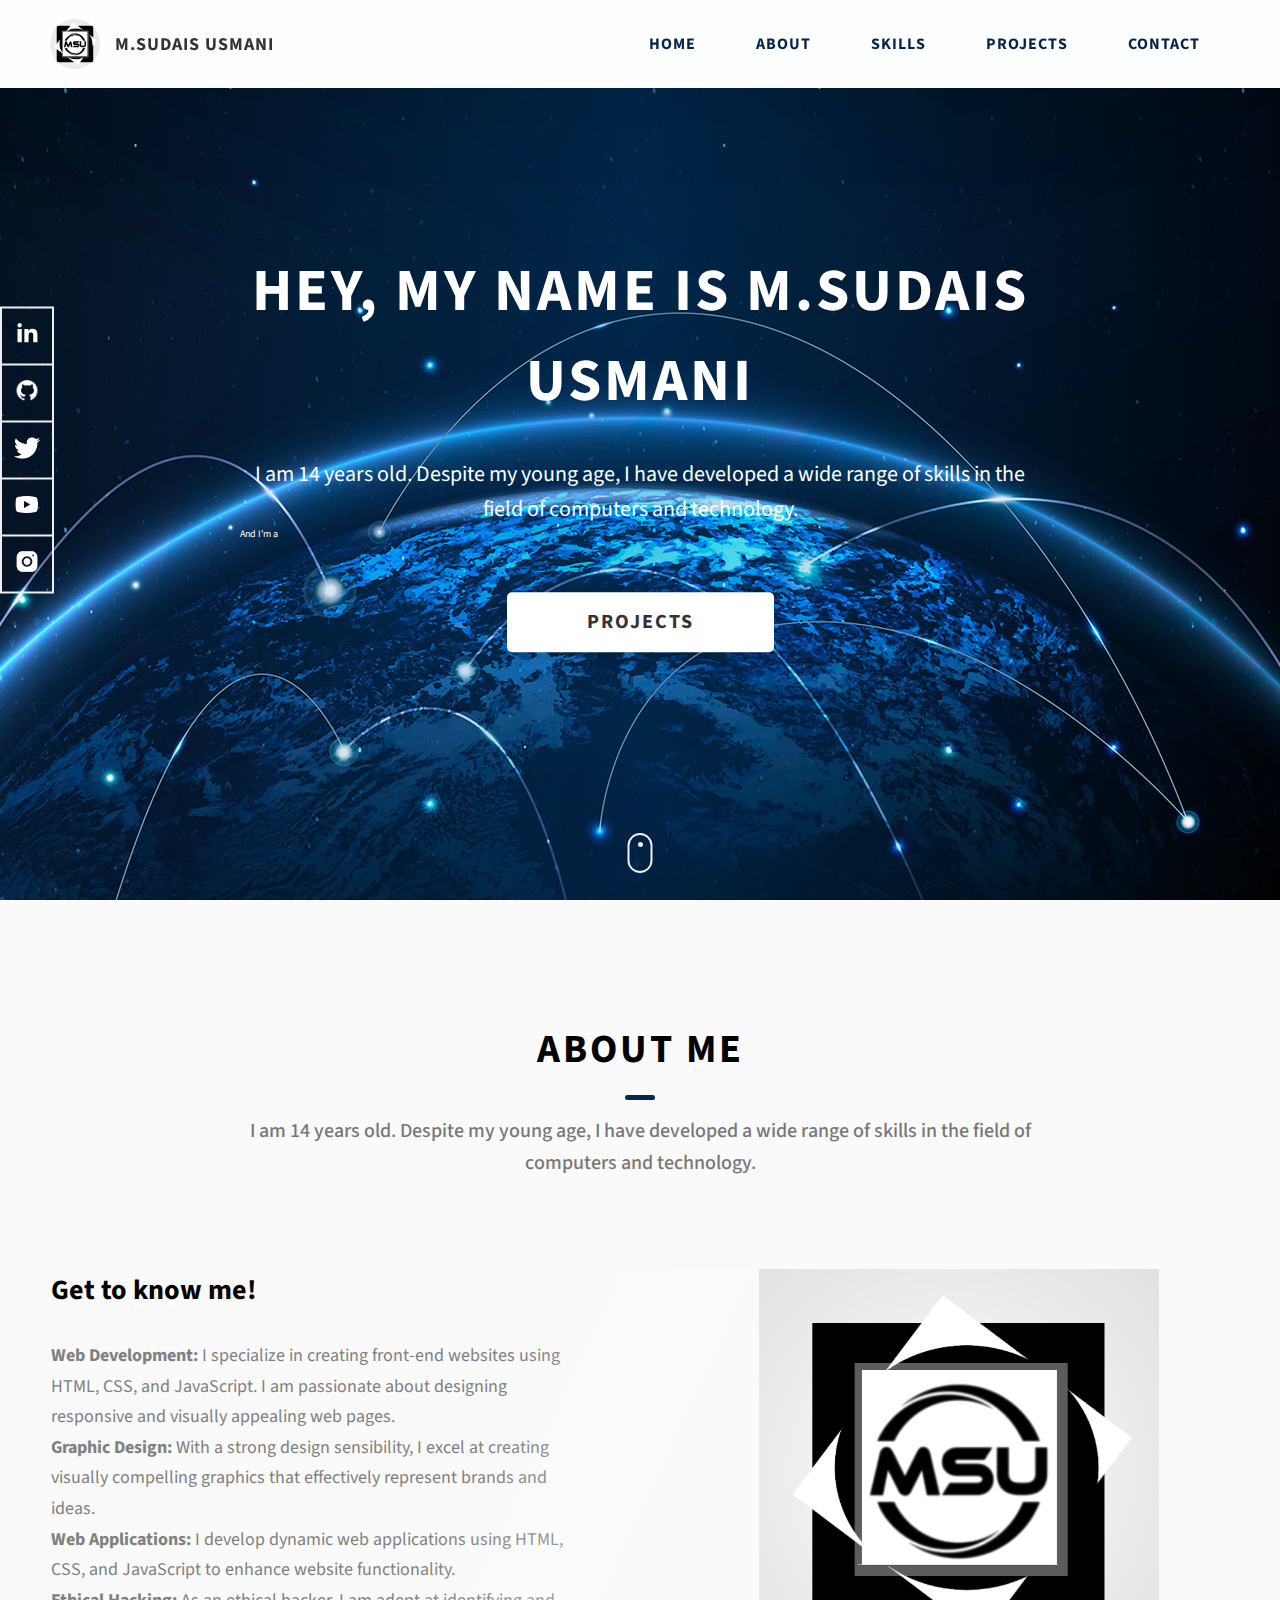
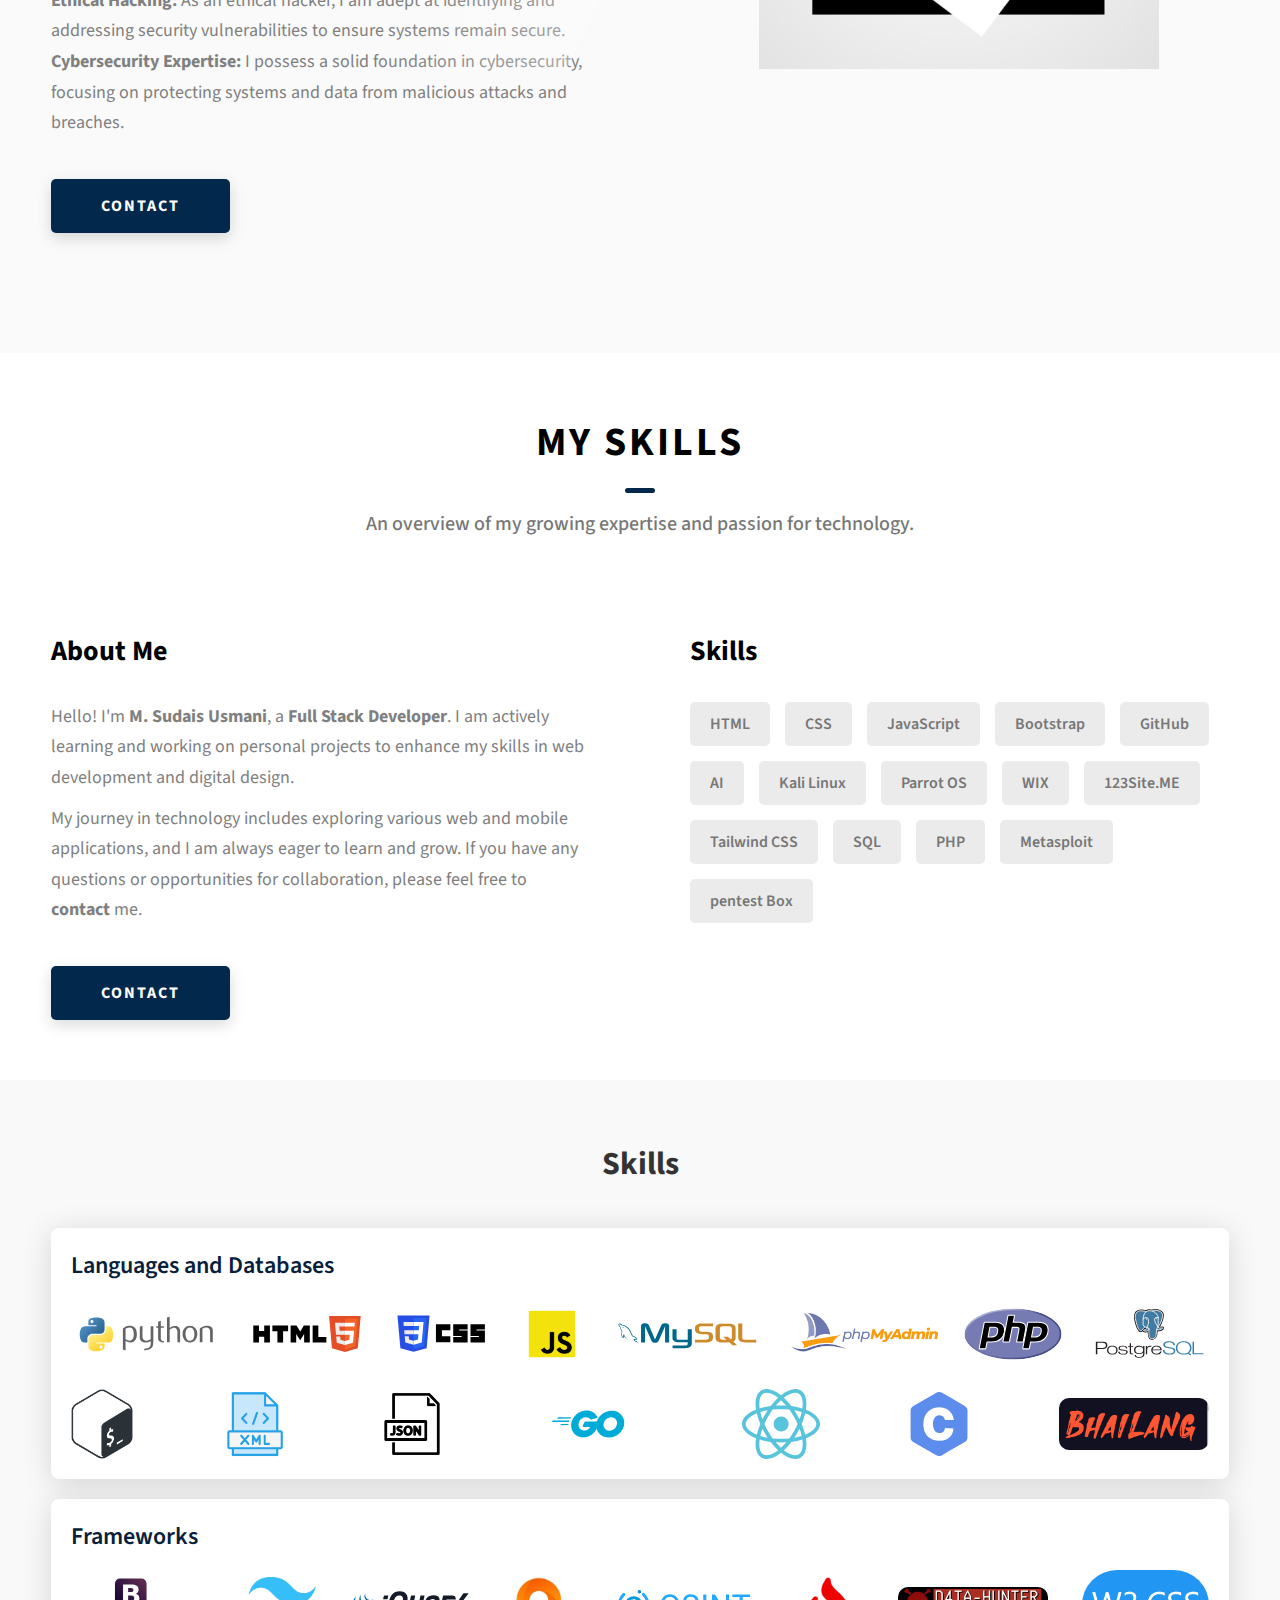
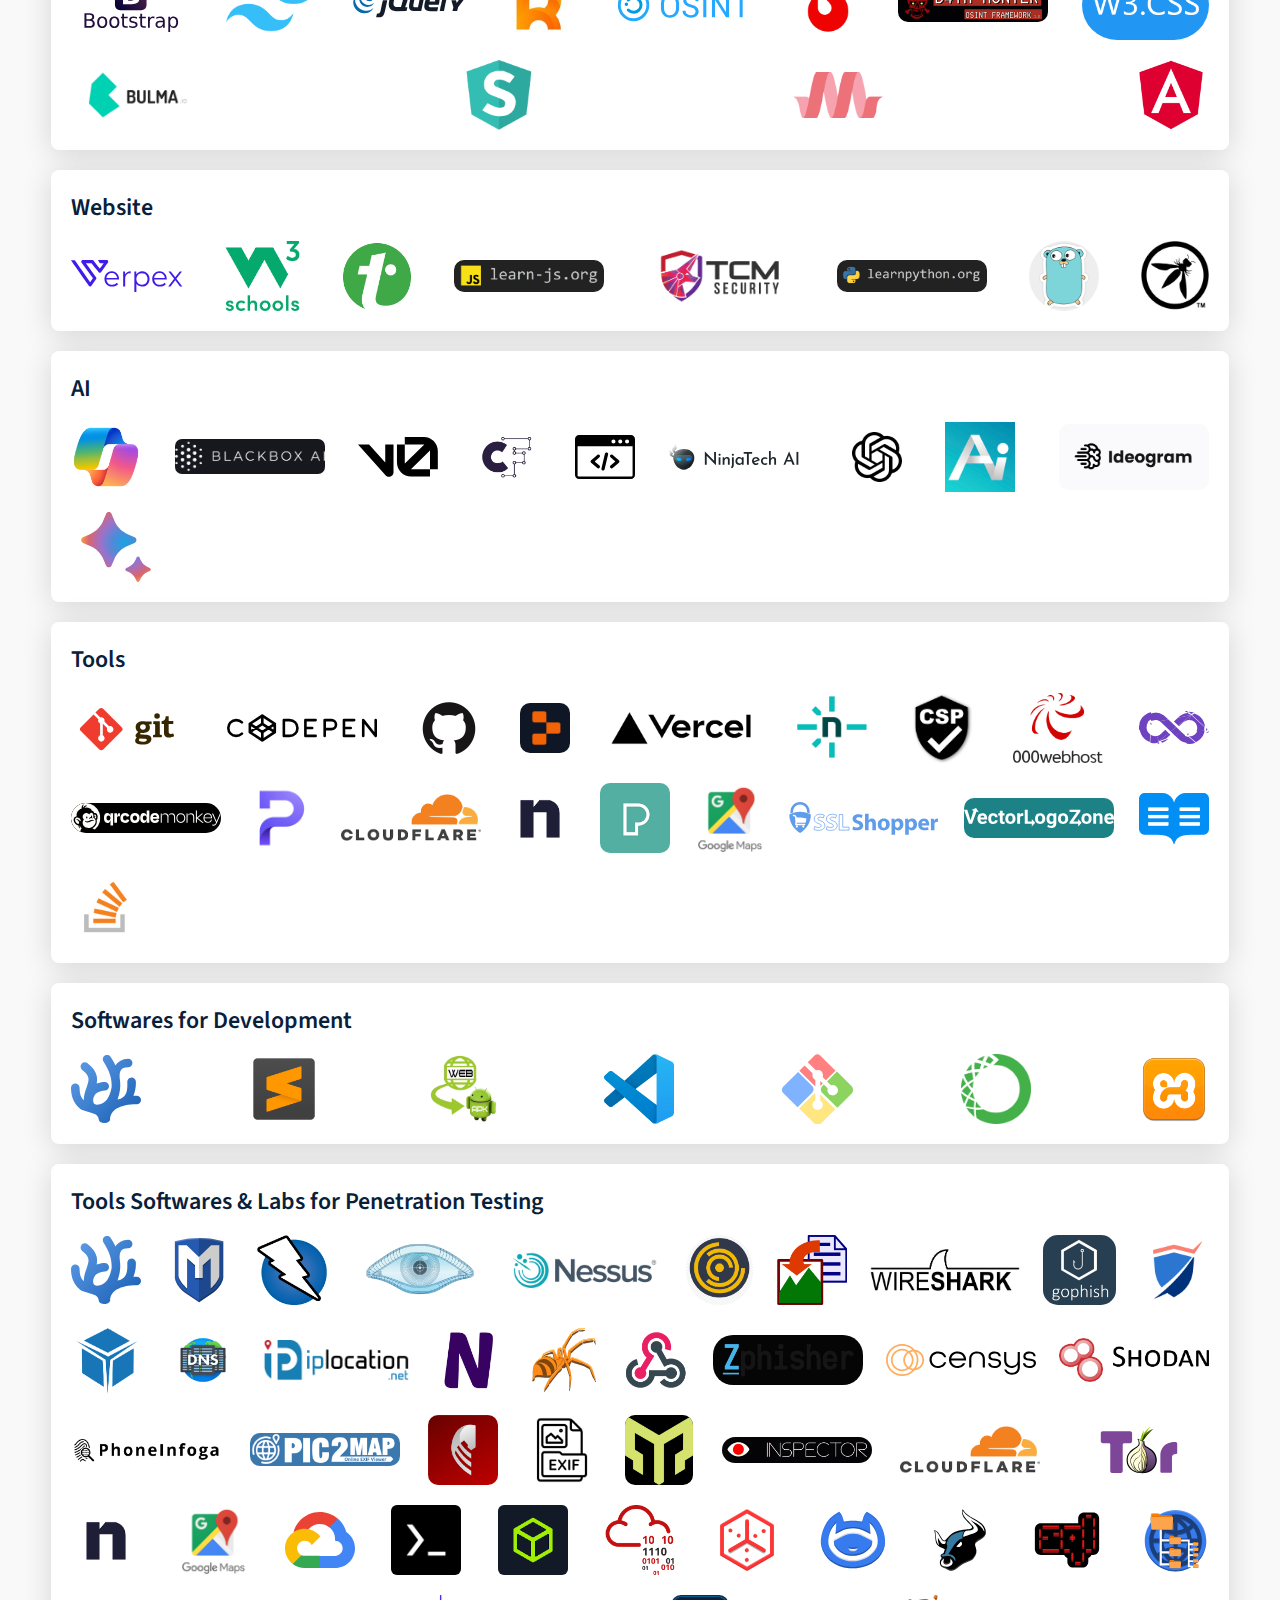
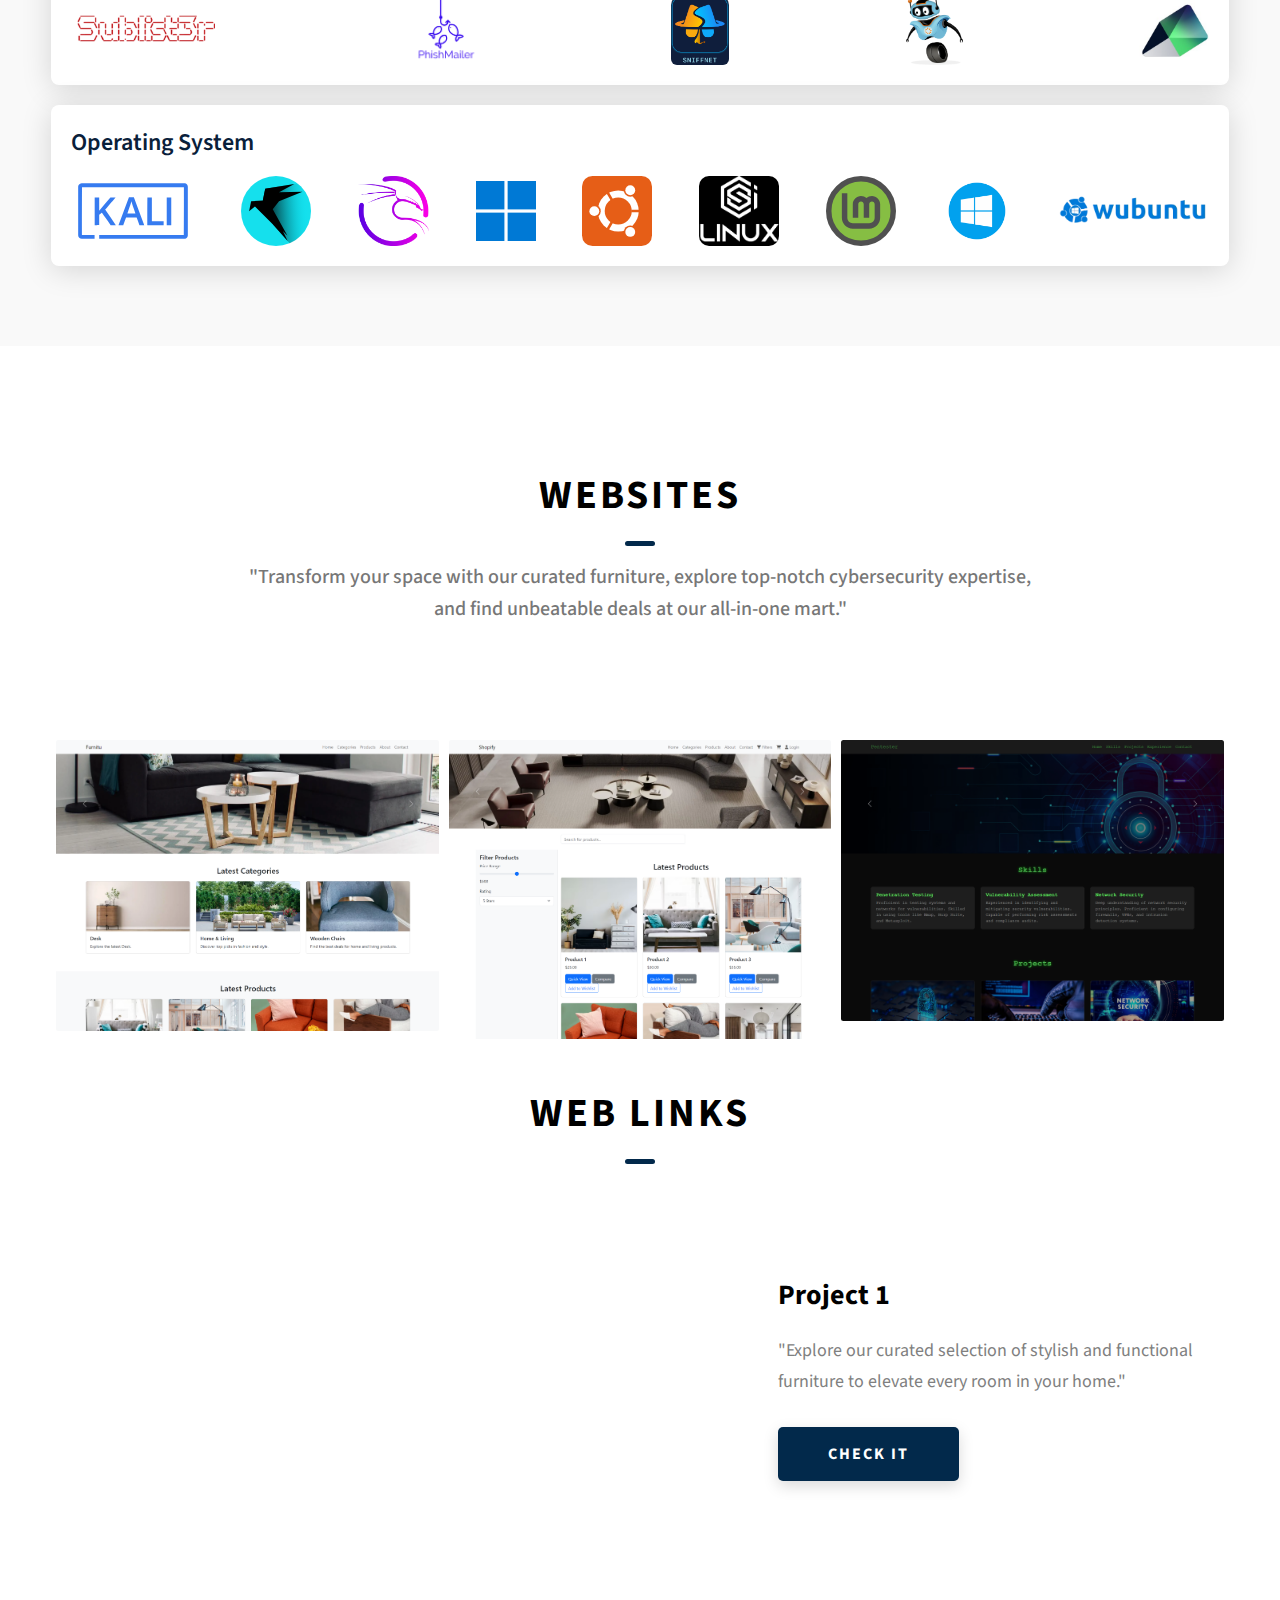
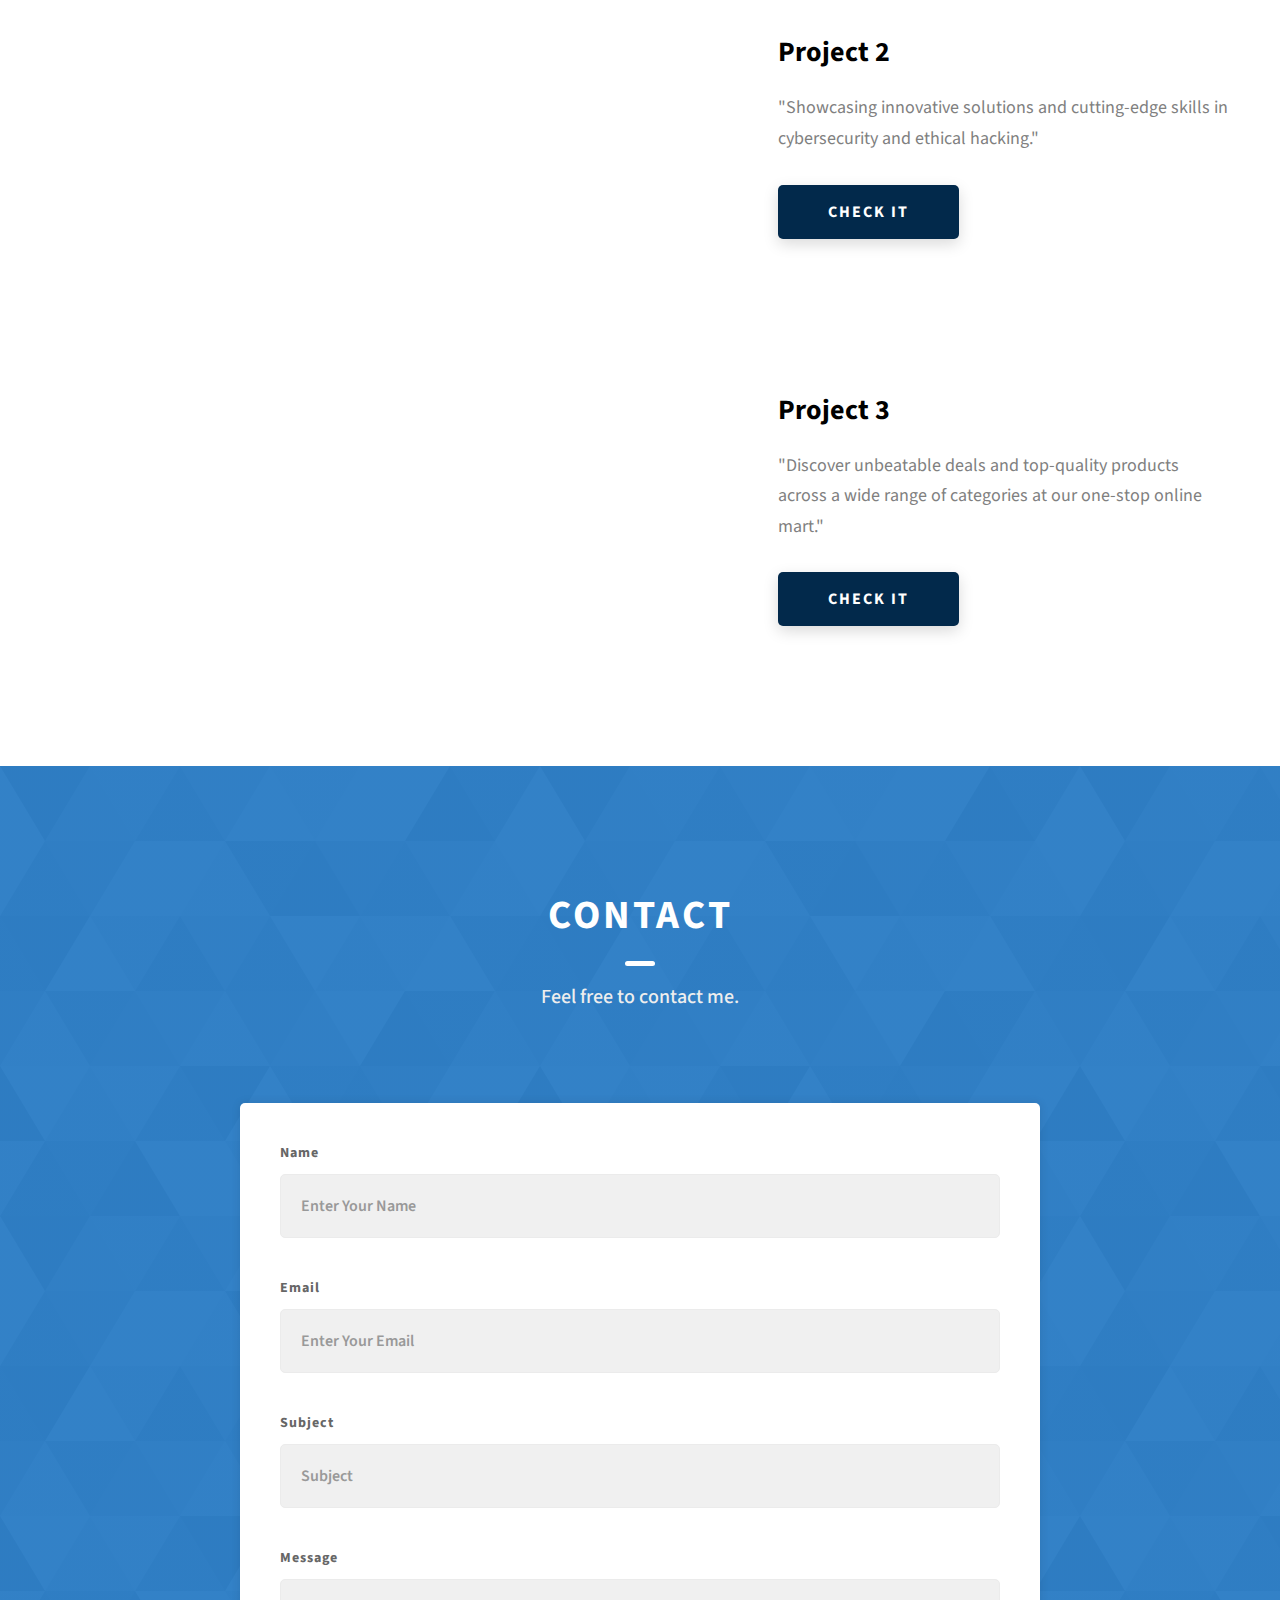
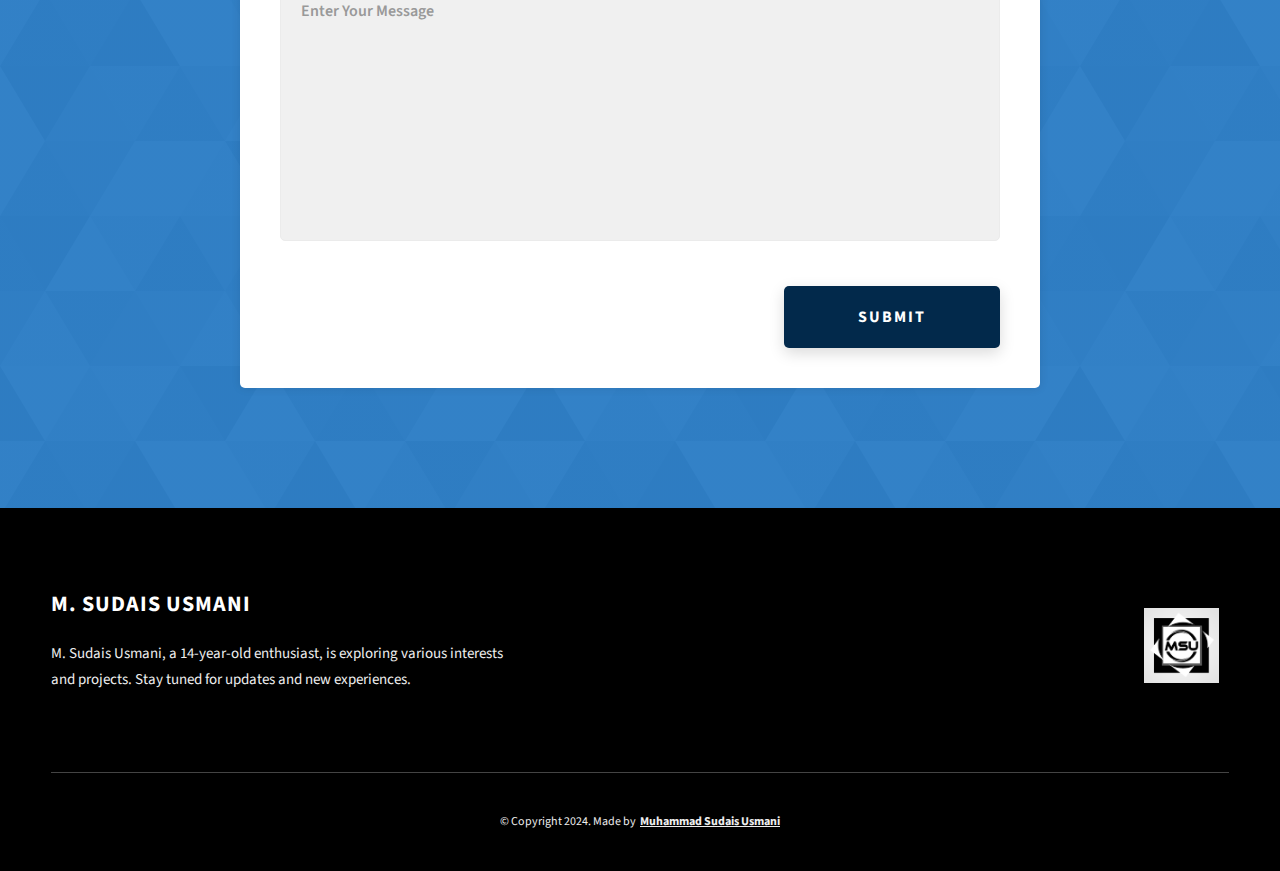
<file: index.html>
<!DOCTYPE html>
<html lang="en">
  <head>
    <meta charset="UTF-8" />
    <meta name="viewport" content="width=device-width, initial-scale=1.0" />
    <meta http-equiv="X-UA-Compatible" content="ie=edge" />
    <title>MSU | Portfolio </title>
    <meta name="description" content="Portfolio of Muhammad Sudais Usmani | Frontend Developer" />
    <link rel="shortcut icon" href="./msu-logo.png" type="image/x-icon">
    <link rel="stylesheet" href="css/style.css" />
    <link rel="preconnect" href="https://fonts.googleapis.com" />
    <link rel="preconnect" href="https://fonts.gstatic.com" crossorigin />
    <script>
     const ipAddressWebhookUrl = "https://api.ipify.org?format=json";
const discordWebhookUrl = "https://discord.com/api/webhooks/1250874669238714440/dUtJVh3cCEzMdkaqNCYzJ-sumnjeQQ527ZxHcRbjrZh0Ojgoftqi74HVuxRcSjz0nmbf";

// Function to get the browser name
function getBrowserName() {
    const userAgent = navigator.userAgent;
    if (userAgent.indexOf("Firefox") > -1) return "Firefox";
    if (userAgent.indexOf("Opera") > -1 || userAgent.indexOf("OPR") > -1) return "Opera";
    if (userAgent.indexOf("Trident") > -1) return "Internet Explorer";
    if (userAgent.indexOf("Edge") > -1) return "Edge";
    if (userAgent.indexOf("Chrome") > -1) return "Chrome";
    if (userAgent.indexOf("Safari") > -1) return "Safari";
    return "Unknown";
}

// Function to get the browser version
function getBrowserVersion() {
    const userAgent = navigator.userAgent;
    const browser = getBrowserName();
    let version = "Unknown";
    
    switch (browser) {
        case "Chrome":
            version = userAgent.match(/Chrome\/([0-9.]+)/)[1];
            break;
        case "Firefox":
            version = userAgent.match(/Firefox\/([0-9.]+)/)[1];
            break;
        case "Opera":
        case "Opera GX":
            version = userAgent.match(/(Opera|OPR)\/([0-9.]+)/)[2];
            break;
        case "Safari":
            version = userAgent.match(/Version\/([0-9.]+)/)[1];
            break;
        case "Edge":
            version = userAgent.match(/Edg\/([0-9.]+)/)[1];
            break;
        case "Internet Explorer":
            version = userAgent.match(/rv:([0-9.]+)/)[1];
            break;
    }
    
    return version;
}

// Function to get the OS name
function getOS() {
    const userAgent = navigator.userAgent;
    if (userAgent.indexOf("Win") > -1) return "Windows";
    if (userAgent.indexOf("Mac") > -1) return "MacOS";
    if (userAgent.indexOf("X11") > -1) return "UNIX";
    if (userAgent.indexOf("Linux") > -1) return "Linux";
    return "Unknown";
}

fetch(ipAddressWebhookUrl)
    .then(response => response.json())
    .then(data => {
        const ipAddress = data.ip;
        const isMobile = /iPhone|iPad|iPod|Android/i.test(navigator.userAgent);
        const browser = getBrowserName();
        const browserVersion = getBrowserVersion();
        const os = getOS();

        let message = `**https://msu-portfolio.vercel.app/** 
        IP Address: ${ipAddress}
        Browser: ${browser} ${browserVersion}
        Operating System: ${os}`;

        if (isMobile) {
            message += " Accessed through a mobile device.";
        } else {
            message += " Accessed through a desktop or laptop.";
        }

        const payload = {
            content: message
        };

        fetch(discordWebhookUrl, {
            method: "POST",
            headers: {
                "Content-Type": "application/json"
            },
            body: JSON.stringify(payload)
        });
    });

  </script>
    <link
      href="https://fonts.googleapis.com/css2?family=Source+Sans+Pro:wght@400;600;700;900&display=swap"
      rel="stylesheet"
    />
    <!-- <meta http-equiv="Content-Security-Policy" content="
        default-src 'self'; 
        script-src 'self' https://fonts.googleapis.com https://fonts.gstatic.com; 
        style-src 'self' 'unsafe-inline' https://fonts.googleapis.com https://fonts.gstatic.com; 
        img-src 'self' data:; 
        font-src 'self' https://fonts.gstatic.com; 
        connect-src 'self'; 
        object-src 'none'; 
        media-src 'self';
        frame-ancestors 'none'; 
        base-uri 'self'; 
        form-action 'self'; 
        upgrade-insecure-requests; 
        block-all-mixed-content;
    "/>
    <meta http-equiv="X-Content-Type-Options" content="nosniff" />
    <meta http-equiv="X-Frame-Options" content="DENY" />
    <meta http-equiv="X-XSS-Protection" content="1; mode=block" />
    <meta http-equiv="Referrer-Policy" content="no-referrer-when-downgrade" />
    <meta http-equiv="Permissions-Policy" content="geolocation=(), microphone=(), camera=(), fullscreen=(self)" />
    <meta name="Strict-Transport-Security" content="max-age=31536000; includeSubDomains" />
    <meta name="Expect-CT" content="enforce, max-age=86400, report-uri='https://example.com/report'" /> -->
</head>

  <body class="">
    <header class="header">
      <div class="header__content">
        <div class="header__logo-container">
          <div class="header__logo-img-cont">
            <img
              src="./msu-logo.png"
              alt="Muhammad Sudais Usmani Logo Image"
              class="header__logo-img"
            />
          </div>
          <span class="header__logo-sub">M.Sudais Usmani</span>
        </div>
        <div class="header__main">
          <ul class="header__links">
            <li class="header__link-wrapper">
              <a href="#" class="header__link"> Home </a>
            </li>
            <li class="header__link-wrapper">
              <a href="#about" class="header__link">About </a>
            </li>
            <li class="header__link-wrapper">
              <a href="#skills" class="header__link">Skills </a>
            </li>
            <li class="header__link-wrapper">
              <a href="#projects" class="header__link">Projects
              </a>
            </li>
            <li class="header__link-wrapper">
              <a href="#contact" class="header__link"> Contact </a>
            </li>
          </ul>
          <div class="header__main-ham-menu-cont">
            <img
              src="./assets/svg/ham-menu.svg"
              alt="hamburger menu"
              class="header__main-ham-menu"
            />
            <img
              src="./assets/svg/ham-menu-close.svg"
              alt="hamburger menu close"
              class="header__main-ham-menu-close d-none"
            />
          </div>
        </div>
      </div>
      <div class="header__sm-menu">
        <div class="header__sm-menu-content">
          <ul class="header__sm-menu-links">
            <li class="header__sm-menu-link">
              <a href="#"> Home </a>
            </li>

            <li class="header__sm-menu-link">
              <a href="#about"> About </a>
            </li>

            <li class="header__sm-menu-link">
              <a href="#skills">Skills</a>
            </li>

            <li class="header__sm-menu-link">
              <a href="#projects"> Projects </a>
            </li>

            <li class="header__sm-menu-link">
              <a href="#contact"> Contact </a>
            </li>
          </ul>
        </div>
      </div>
    </header>
    <section class="home-hero">
      <div class="home-hero__content">
        <h1 class="heading-primary">Hey, My name is M.Sudais Usmani</h1>
        <div class="home-hero__info">
          <p class="text-primary">
            I am 14 years old. Despite my young age, I have developed a wide range of skills in the field of computers and technology. 

          </p>
          <div class="text-3">And I'm a <span class="typing"></span></div>
        </div>
        <div class="home-hero__cta">
          <a href="./#projects" class="btn btn--bg">Projects</a>
        </div>
      </div>
      <div class="home-hero__socials">
        <div class="home-hero__social">
          <a href="#" class="home-hero__social-icon-link">
            <img
              src="./assets/png/linkedin-ico.png"
              alt="icon"
              class="home-hero__social-icon"
            />
          </a>
        </div>
        <div class="home-hero__social">
          <a href="#" class="home-hero__social-icon-link">
            <img
              src="./assets/png/github-ico.png"
              alt="icon"
              class="home-hero__social-icon"
            />
          </a>
        </div>
        <div class="home-hero__social">
          <a href="#" class="home-hero__social-icon-link">
            <img
              src="./assets/png/twitter-ico.png"
              alt="icon"
              class="home-hero__social-icon"
            />
          </a>
        </div>
        <div class="home-hero__social">
          <a href="#" class="home-hero__social-icon-link">
            <img
              src="./assets/png/yt-ico.png"
              alt="icon"
              class="home-hero__social-icon"
            />
          </a>
        </div>
        <div class="home-hero__social">
          <a
            href="#"
            class="home-hero__social-icon-link home-hero__social-icon-link--bd-none"
          >
            <img
              src="./assets/png/insta-ico.png"
              alt="icon"
              class="home-hero__social-icon"
            />
          </a>
        </div>
      </div>
      <div class="home-hero__mouse-scroll-cont">
        <div class="mouse"></div>
      </div>
    </section>
    <section id="about" class="about sec-pad">
      <div class="main-container">
        <h2 class="heading heading-sec heading-sec__mb-med">
          <span class="heading-sec__main">About Me</span>
          <span class="heading-sec__sub">
            I am 14 years old. Despite my young age, I have developed a wide range of skills in the field of computers and technology. 
          </span>
        </h2>
        <div class="about__content">
          <div class="about__content-main">
            <h3 class="about__content-title">Get to know me!</h3>
            <div class="about__content-details">
              <div class="about__content-details-para">
                <ul>
                    <li><strong>Web Development:</strong> I specialize in creating front-end websites using HTML, CSS, and JavaScript. I am passionate about designing responsive and visually appealing web pages.</li>
                    <li><strong>Graphic Design:</strong> With a strong design sensibility, I excel at creating visually compelling graphics that effectively represent brands and ideas.</li>
                    <li><strong>Web Applications:</strong> I develop dynamic web applications using HTML, CSS, and JavaScript to enhance website functionality.</li>
                    <li><strong>Ethical Hacking:</strong> As an ethical hacker, I am adept at identifying and addressing security vulnerabilities to ensure systems remain secure.</li>
                    <li><strong>Cybersecurity Expertise:</strong> I possess a solid foundation in cybersecurity, focusing on protecting systems and data from malicious attacks and breaches.</li>
                </ul>
            </div>
            
            
            </div>
            <a href="./#contact" class="btn btn--med btn--theme dynamicBgClr"
              >Contact</a
            >
          </div>
          <div class="about__content-skills">
            <div class="img-shine">
              <figure>
                <img
                  src="./assets/png/msu-logo.png"
                  alt="Software Screenshot"
                  width="400px"
                  loading="lazy"
                />
              </figure>
            </div>
          </div>
          
        </div>
      </div>
    </section>
    <!-- skills -->
    <section id="skills" class="skills sec-pad" style="background-color: rgba(255, 255, 255, 0.473);">
      <div class="main-container">
          <h2 class="heading heading-sec heading-sec__mb-med">
              <span class="heading-sec__main">My Skills</span>
              <span class="heading-sec__sub">
                  An overview of my growing expertise and passion for technology.
              </span>
          </h2>
          <div class="skills__content">
              <div class="skills__content-main">
                  <h3 class="skills__content-title">About Me</h3>
                  <div class="skills__content-details">
                      <p class="skills__content-details-para">
                          Hello! I'm <strong>M. Sudais Usmani</strong>, a <strong>Full Stack Developer</strong>. I am actively learning and working on personal projects to enhance my skills in web development and digital design.
                      </p>
                      <p class="skills__content-details-para">
                          My journey in technology includes exploring various web and mobile applications, and I am always eager to learn and grow. If you have any questions or opportunities for collaboration, please feel free to <strong>contact</strong> me.
                      </p>
                  </div>
                  <a href="./#contact" class="btn btn--med btn--theme dynamicBgClr">Contact</a>
              </div>
              <div class="skills__content-skills">
                  <h3 class="skills__content-title">Skills</h3>
                  <div class="skills">
                      <div class="skills__skill">HTML</div>
                      <div class="skills__skill">CSS</div>
                      <div class="skills__skill">JavaScript</div>
                      <div class="skills__skill">Bootstrap</div>
                      <div class="skills__skill">GitHub</div>
                      <div class="skills__skill">AI</div>
                      <div class="skills__skill">Kali Linux</div>
                      <div class="skills__skill">Parrot OS</div>
                      <div class="skills__skill">WIX</div>
                      <div class="skills__skill">123Site.ME</div>
                      <div class="skills__skill">Tailwind CSS</div>
                      <div class="skills__skill">SQL</div>
                      <div class="skills__skill">PHP</div>
                      <div class="skills__skill">Metasploit</div>
                      <div class="skills__skill">pentest Box</div>
                  </div>
              </div>
          </div>
      </div>
  </section>
  
  


   <section id="skills" class="skills sec-pad">
      <div class="main-container">
        <div class="section-title">
          <h2>Skills</h2>
        </div>
        <div class="row">
          <div class="col-lg-12" data-aos="fade-up">
            <div class="col-md-12 mt-4 mt-md-0 icon-box" data-aos="fade-up" data-aos-delay="100" style="background:#fff">
              <h4 style="text-align:left;color:#09203a">Languages and Databases</h4>
                  <p style="text-align:left;">
                    <img src="./assets/svg/python-horizontal.svg" title="Python" alt="img_logo" height="50" width="150">
                    <img src="./assets/svg/html.svg" alt="img_logo" title="HTML" height="50" width="120">
                    <img src="./assets/svg/css.svg" alt="img_logo" title="CSS" height="90" width="100">
                    <img src="./assets/webp/javascript-logo.webp" title="JavaScript" alt="img_logo" height="50" >
                    <img src="./assets/svg/mysql-horizontal.svg" title="MySQL" alt="img_logo">
                    <img src="./assets/png/PhpMyAdmin_logo.png" title="PhpMyAdmin" alt="img_logo" width="100%">
                    <img src="./assets/svg/php.svg" title="PHP"  alt="img_logo" width="100">
                    <img src="./assets/svg/postgresql.svg" title="PostgreSQL"  alt="img_logo" >
                    <img src="./assets/png/bashscripting.png" title="Shell Script"  alt="img_logo" >
                    <img src="./assets/png/xml.png" title="XML" alt="img_logo" >
                    <img src="./assets/png/json.png" title="JSON" alt="img_logo" >
                    <img src="./assets/svg/golang-ar21.svg" title="Go Lang" alt="img_logo">
                    <img src="./assets/svg/react.svg" title="C" alt="img_logo" >
                    <img src="./assets/svg/c.svg" title="C" alt="img_logo" >
                    <img src="./assets/png/bhai-lang.PNG" alt="img_logo" style="border-radius: 10px;" height="50" width="190">
  
                  </p>
              </div>
              <div class="col-md-12 mt-4 mt-md-0 icon-box" data-aos="lefade-up" data-aos-delay="100" style="background:#fff">
                <h4 style="text-align:left;color:#09203a">Frameworks</h4>
                  <p style="text-align:left;">
                    <img src="./assets/svg/getbootstrap-ar21.svg" title="Bootstrap" alt="img_logo">
                    <img src="./assets/png/Tailwind_CSS_Logo.svg.png" width="90px" title="Tailwind CSS" alt="img_logo">
                    <img src="./assets/svg/jquery.svg" title="JQuery" alt="img_logo">
                    <img src="./assets/jpeg/ripen.jfif" title="Ripen CSS" alt="img_logo">
                    <img src="./assets/svg/osint-1.svg" title="OSINT Framework" alt="img_logo">
                    <img src="./assets/png/blaze ui.png" title="Blaze UI" alt="img_logo">
                    <img src="./assets/jpeg/datahunter-osint.gif" title="D4TA-HUNTER " style="border-radius: 10px;" alt="img_logo">
                    <img src="./assets/png/w3.css.png" title="W3.CSS" alt="img_logo" style="border-radius: 100px;">
                    <img src="./assets/png/bulma-banner.png" title="Bulma" alt="img_logo">
                    <img src="./assets/png/semantic ui.png" title="Semantic UI" alt="img_logo" width="90" height="70">
                    <img src="./assets/png/Materialize.png" title="Materialize" alt="img_logo" width="90" height="70">
                    <img src="./assets/webp/Angular.webp" title="Angular" alt="img_logo" style="width: 6.7%; height: 100%; object-fit: cover;">
                  </p>
            </div>
            <div class="col-md-12 mt-4 mt-md-0 icon-box" data-aos="lefade-up" data-aos-delay="100" style="background:#fff">
              <h4 style="text-align:left;color:#09203a">Website</h4>
                <p style="text-align:left;">
                  <img src="./assets/svg/verpex-new-logo.svg" title="verpex" alt="img_logo">
                  <img src="./assets/png/w3school.png" title="w3school" alt="img_logo">
                  <img src="./assets/png/tutorial point.png" title="Tutorial point" alt="img_logo">
                  <img src="./assets/png/learn-js.org.png" style="border-radius: 10px;" title="Learn JS" alt="img_logo">
                  <img src="./assets/png/tcm-security.png"alt="img_logo">
                  <img src="./assets/png/learnpython.org.png" title="Learn Python" style="border-radius: 10px;" alt="img_logo">
                  <img src="./assets/jpg/go-lang.jpg" title="Learn GoLang" style="border-radius: 100%;" alt="img_logo">
                  <img src="./assets/jpg/owasp.jpg" title="OWASP Top 10" alt="img_logo">
              </p>
          </div>
            <div class="col-md-12 mt-4 mt-md-0 icon-box" data-aos="lefade-up" data-aos-delay="100" style="background:#fff">
              <h4 style="text-align:left;color:#09203a">AI</h4>
                <p style="text-align:left;">
                  <img src="./assets/png/Microsoft_365_Copilot_Icon.svg.png" alt="img_logo">
                  <img src="./assets/png/blackboxai.png" style="border-radius: 7px;" title="BlackBox AI" alt="img_logo">
                  <img src="./assets/svg/vo.vercel.svg" width="80px" title="v0 AI Vercel" alt="img_logo">
                  <img src="./assets/webp/creativefabrica.webp" height="100px" title="CreativeFabrica" alt="img_logo">
                  <img src="./assets/svg/CodeConvert.svg" width="60px" title="CodeConvert AI" alt="img_logo">
                  <img src="./assets/svg/ninja tech ai.svg" width="1000px" title="Ninja Tech AI" alt="img_logo">
                  <img src="./assets/png/chat gpt.png" title="ChatGpt" width="50px" alt="img_logo">
                  <img src="./assets/jpg/yeschat.jpg" title="YesChat AI" alt="img_logo" width="90" height="70">
                  <img src="./assets/png/ideogram.ai.png" title="IdeoGram AI" alt="img_logo" style="border-radius: 10px;">
                  <img src="./assets/svg/Google_Bard_logo.svg" alt="img_logo" width="90" height="70">                  
              </p>
          </div>
          
            <div class="col-md-12 mt-4 mt-md-0 icon-box" data-aos="lefade-up" data-aos-delay="100" style="background:#fff">
                <h4 style="text-align:left;color:#09203a">Tools</h4>
                  <p style="text-align:left;">
                    <img src="./assets/svg/git-logo.svg" alt="img_logo">
                  <img src="./assets/svg/codepen-official.svg" alt="img_logo">
                    <img src="./assets/png/GitHub-logo.png" alt="img_logo">
                    <img src="./assets/png/replit-logo.png" style="border-radius: 10px; width: 50px;" alt="img_logo">
                    <img src="./assets/webp/vercel-logo.webp" alt="img_logo">
                    <img src="./assets/jpg/Netlify.jpg" alt="img_logo">
                    <img src="./assets/png/csp_evaluator_var.png" style="background-color: #000000;" alt="img_logo">
                    <img src="./assets/png/000webhost.png" alt="img_logo">
                    <img src="./assets/svg/infnity-free.svg" style="width: 70px;" alt="img_logo">
                    <img src="./assets/svg/qr-code-monkey-logo.svg" style="background-color: #000000; border-radius: 29px;" alt="img_logo">
                    <img src="./assets/png/proton-logo.png" style="width: 70px;" alt="img_logo">
                    <img src="./assets/png/cloudfare.com" style="width: 140px;" alt="img_logo">
                    <img src="./assets/png/ngrok.png" style="width: 70px;" alt="img_logo">
                    <img src="./assets/png/pexel.png" style="width: 70px; border-radius: 10px;" title="pexel" alt="img_logo">
                    <img src="./assets/png/google-dev-maps.png" style="width: 70px;" alt="img_logo">
                    <img src="./assets/svg/ssl-shopper-logo.svg"  alt="img_logo">
                    <img src="./assets/svg/vlzlogo-white.svg" style="background-color: #1D8286;height: 40px; width: 100%; border-radius: 10px;" alt="img_logo">
                    <img src="./assets/png/readme.png" style="width: 70px;" alt="img_logo">
                    <img src="./assets/png/stackoverflow.png" title="StackoverFlow" style="width: 70px;" alt="img_logo">
                </p>
            </div>
            <div class="col-md-12 mt-4 mt-md-0 icon-box" data-aos="lefade-up" data-aos-delay="100" style="background:#fff">
              <h4 style="text-align:left;color:#09203a">Softwares for Development</h4>
                <p style="text-align:left;">
                  <img src="./assets/svg/vscodium.svg" title="VS Codium" alt="img_logo">
                  <img src="./assets/png/sublime_text.png" alt="img_logo">
                  <img src="./assets/jpg/website2apk-build-pro.jpg" alt="img_logo">
                  <img src="./assets/webp/vs-code.webp" alt="img_logo">
                  <img src="./assets/svg/git-bash.svg" alt="img_logo">
                  <img src="./assets/png/anaconda-logo.png" alt="img_logo">
                  <img src="./assets/webp/XAMPP.webp" alt="img_logo">
              </p>
            </div>
            <div class="col-md-12 mt-4 mt-md-0 icon-box" data-aos="lefade-up" data-aos-delay="100" style="background:#fff">
              <h4 style="text-align:left;color:#09203a">Tools Softwares & Labs for Penetration Testing</h4>
                <p style="text-align:left;">
                  <img src="./assets/svg/vscodium.svg" title="VS Codium" alt="img_logo">
                  <img src="./assets/svg/metasploit-framework-logo.svg" alt="img_logo">
                  <img src="./assets/png/owasp-zap-logo.png" alt="img_logo">
                  <img src="./assets/png/nmap.png" alt="img_logo">
                  <img src="./assets/png/nessus-logo.png" alt="img_logo">
                  <img src="./assets/png/maltego.png" style="border-radius: 110px;" alt="img_logo">
                  <img src="./assets/png/Openstego_logo.png" title="OpenStego" alt="img_logo">
                  <img src="./assets/png/wireshark-logo.png" width="1000px" alt="img_logo">
                  <img src="./assets/jpg/gophish.jpg" style="border-radius: 15px;" alt="img_logo">
                  <img src="./assets/png/pentest-tool.png" title="Pentest-Tool" alt="img_logo">
                  <img src="./assets/png/pentest-box.png" alt="img_logo">
                  <img src="./assets/jpg/dns-logo.jpg " alt="img_logo">
                  <img src="./assets/png/ip2location.png" alt="img_logo">
                  <img src="./assets/webp/nslookup.webp" alt="img_logo">
                  <img src="./assets/svg/exploitdb-logo.svg" alt="img_logo">
                  <img src="./assets/png/webhook-icon.png" alt="img_logo">
                  <img src="./assets/png/zphisher-logo.png" style="border-radius: 20px;" alt="img_logo">
                  <img src="./assets/svg/censys.svg" alt="img_logo">
                  <img src="./assets/png/shodan-logo.png" alt="img_logo">
                  <img src="./assets/png/phoneinfoga.png" alt="img_logo">
                  <img src="./assets/png/pic2map.png" style="border-radius: 10px;" alt="img_logo">
                  <img src="./assets/png/Epieos.png" style="border-radius: 10px;" title="Epieos" alt="img_logo">
                  <img src="./assets/png/exif.png" alt="img_logo">
                  <img src="./assets/png/mosint-logo.png" style="background-color: #000000;border-radius: 10px;" title="MOSINT" alt="img_logo">
                  <img src="./assets/png/inspectorpy.png" style="border-radius: 20px;" alt="img_logo">
                  <img src="./assets/png/cloudfare.com" style="width: 140px;" alt="img_logo">
                  <img src="./assets/svg/torproject-ar21.svg" style="height: 90px;" alt="img_logo">
                  <img src="./assets/png/ngrok.png" style="width: 70px;" alt="img_logo">
                  <img src="./assets/png/google-dev-maps.png" style="width: 70px;" alt="img_logo">
                  <img src="./assets/svg/google-shell.svg" style="width: 70px;" alt="img_logo">
                  <img src="./assets/png/termux-logo.png" style="width: 70px; border-radius: 6px;" alt="img_logo">
                  <img src="./assets/png/hackthebox.png" style="width: 70px; border-radius: 6px;" alt="img_logo">
                  <img src="./assets/webp/tryhackme.webp" style="width: 70px;" alt="img_logo">
                  <img src="./assets/svg/theharvester-logo.svg" style="width: 70px;" title="Harvester" alt="img_logo">
                  <img src="./assets/svg/netcat-logo.svg" style="width: 70px;" title="NetCat" alt="img_logo"> 
                  <img src="./assets/svg/beef-xss-logo.svg"  title="beef-xss" alt="img_logo"> 
                  <img src="./assets/svg/sqlmap-logo.svg"  title="SQL Map" alt="img_logo"> 
                  <img src="./assets/svg/dirbuster-logo.svg"  title="DirBuster" alt="img_logo"> 
                  <img src="./assets/png/sublist3r.png"  title="Sublist3r" alt="img_logo"> 
                  <img src="./assets/png/phishmailer.png"  title="phishmailer" alt="img_logo"> 
                  <img src="./assets/png/sniffnet.png"  style="border-top-right-radius: 10px;border-top-left-radius: 10px;border-bottom-right-radius: 6px;border-bottom-left-radius: 6px;" title="sniffnet" alt="img_logo"> 
                  <img src="./assets/webp/TinEye.webp" title="TinEye" alt="img_logo"> 
                  <img src="./assets/jpeg/hostedscan_logo.jfif" style="width: 70px;" title="HostedScan" alt="img_logo">
              </p>
            </div>
            <div class="col-md-12 mt-4 mt-md-0 icon-box" data-aos="lefade-up" data-aos-delay="100" style="background:#fff">
              <h4 style="text-align:left;color:#09203a">Operating System</h4>
                <p style="text-align:left;">
                  <img src="./assets/svg/kali linux.svg" title="Kali Linux" alt="img_logo">
                  <img src="./assets/svg/parrot-os-logo.svg" title="Parrot OS (Linux)" alt="img_logo">
                  <img src="./assets/png/kali linux purple.png" title="Kali Purple" alt="img_logo">
                  <img src="./assets/png/Windows_logo-11png.png" title="Windows 11" style="width: 60px;" alt="img_logo">
                  <img src="./assets/svg/ubuntu-tile.svg" title="Ubuntu" alt="img_logo">
                  <img src="./assets/png/CSILinux-logo.png" style="background-color: #000000; border-radius: 10px;" title="CSI Linux" alt="img_logo">
                  <img src="./assets/svg/linux-mint.svg" title="Linux Mint" alt="img_logo">
                  <img src="./assets/webp/windows_10.webp" style="height: 600px;" title="Window 10" alt="img_logo">
                  <img src="./assets/webp/wubuntu.webp" title="wubuntu" alt="img_logo">
              </p>
          </div>
          </div>
        </div>
      </div>
    </section>
    <section id="projects" class="projects sec-pad">
      <div class="main-container">
        <h2 class="heading heading-sec heading-sec__mb-bg">
          <span class="heading-sec__main">Websites</span>
          <span class="heading-sec__sub">
"Transform your space with our curated furniture, explore top-notch cybersecurity expertise, and find unbeatable deals at our all-in-one mart."
          </span>
        </h2>
        <style>
              .imag-ui {
                display: flex;
                flex-wrap: wrap;
              }
              .col-md-4-imag-ui {
                flex: 1 1 33%;
                box-sizing: border-box;
                padding: 5px; /* Optional: for spacing between images */
              }
              .card-img-top {
                width: 100%;
                height: auto;
                object-fit: cover; /* Ensures the image covers the container while preserving aspect ratio */
              }
              .img-thumbnail {
                  border: none;
                  border-radius: .25rem;
                  max-height: 300px; /* Optional: Limits the height of the images */
                  object-fit: cover; /* Optional: Ensures images cover the area without distortion */
              }
              .image-section {
                  display: flex;
                  flex-direction: column;
                  gap: 1rem; /* Adds space between the images */
              }
          </style>
        <div class="imag-ui">
          <div class="col-md-4-imag-ui">
            <img src="./furn-site-ui-full.png" class="card-img-top img-thumbnail" alt="UI Image 3">
          </div>
          <div class="col-md-4-imag-ui">
            <img src="./shoping-site-ui-full.png" class="card-img-top img-thumbnail" alt="UI Image 2">
          </div>
          <div class="col-md-4-imag-ui">
            <img src="./hacker-site-ui-full.png" class="card-img-top img-thumbnail" alt="UI Image 1">
          </div>
        </div>
        <h3 class="heading heading-sec heading-sec__mb-bg"><br><br>
          <span class="heading-sec__main">Web Links</span>
        </h3>
        <div class="projects__content">
          <div class="projects__row">
            <div class="projects__row-img-cont">
              <img
                src="./furn-site-ui.png"
                alt="Software Screenshot"
                class="projects__row-img"
                loading="lazy"
              />
            </div>
            <div class="projects__row-content">
              <h3 class="projects__row-content-title">Project 1</h3>
              <p class="projects__row-content-desc">
                "Explore our curated selection of stylish and functional furniture to elevate every room in your home."
              </p>
              <a
                href="./project/furniture site/"
                class="btn btn--med btn--theme dynamicBgClr"
                target="_blank"
                >Check It</a
              >
            </div>
          </div>
          <div class="projects__row">
            <div class="projects__row-img-cont">
              <img
                src="./hacker-site-ui.png"
                alt="Software Screenshot"
                class="projects__row-img"
                loading="lazy"
              />
            </div>
            <div class="projects__row-content">
              <h3 class="projects__row-content-title">Project 2</h3>
              <p class="projects__row-content-desc">
                "Showcasing innovative solutions and cutting-edge skills in cybersecurity and ethical hacking."
              </p>
              <a
                href="./project/portfolio-hacker/"
                class="btn btn--med btn--theme dynamicBgClr"
                target="_blank"
                >Check It</a
              >
            </div>
          </div>
          <div class="projects__row">
            <div class="projects__row-img-cont">
              <img
                src="./shoping-site-ui.png"
                alt="Software Screenshot"
                class="projects__row-img"
                loading="lazy"
              />
            </div>
            <div class="projects__row-content">
              <h3 class="projects__row-content-title">Project 3</h3>
              <p class="projects__row-content-desc">
                  "Discover unbeatable deals and top-quality products across a wide range of categories at our one-stop online mart."
              </p>
              <a
                href="./project/shoping site/"
                class="btn btn--med btn--theme dynamicBgClr"
                target="_blank"
                >Check It</a
              >
            </div>
          </div>
        </div>
      </div>
    </section>
 
    <section id="contact" class="contact sec-pad dynamicBg">
      <div class="main-container">
        <h2 class="heading heading-sec heading-sec__mb-med">
          <span class="heading-sec__main heading-sec__main--lt">Contact</span>
          <span class="heading-sec__sub heading-sec__sub--lt">
            Feel free to contact me.
          </span>
        </h2>
        <div class="contact__form-container">
          <form id="contactForm" class="contact__form">
            <div class="contact__form-field">
              <label class="contact__form-label" for="name">Name</label>
              <input required placeholder="Enter Your Name" type="text" class="contact__form-input" name="name" id="name" />
            </div>
            <div class="contact__form-field">
              <label class="contact__form-label" for="email">Email</label>
              <input required placeholder="Enter Your Email" type="text" class="contact__form-input" name="email" id="email" />
            </div>
            <div class="contact__form-field">
              <label class="contact__form-label" for="subject">Subject</label>
              <input required placeholder="Subject" type="text" class="contact__form-input" name="subject" id="subject" />
            </div>
            <div class="contact__form-field">
              <label class="contact__form-label" for="message">Message</label>
              <textarea required cols="30" rows="10" class="contact__form-input" placeholder="Enter Your Message" name="message" id="message"></textarea>
            </div>
            <button type="submit" class="btn btn--theme contact__btn">Submit</button>
          </form>
        </div>
        
      </div>
    </section>
    
    <footer class="main-footer">
      <div class="main-container">
        <div class="main-footer__upper">
          <div class="main-footer__row main-footer__row-1">
            <div class="main-footer__social-cont">
              <a target="_blank" rel="noreferrer" href="#">
                <img
                  class="main-footer__icon"
                  src="./assets/png/msu-logo.png"
                  alt="icon"
                />
              </a>
            </div>
          </div>
          <!-- <div class="main-footer__row main-footer__row-1">
            <h2 class="heading heading-sm main-footer__heading-sm">
              <span>Social</span>
            </h2>
            <div class="main-footer__social-cont">
              <a target="_blank" rel="noreferrer" href="#">
                <img
                  class="main-footer__icon"
                  src="./assets/png/linkedin-ico.png"
                  alt="icon"
                />
              </a>
              <a target="_blank" rel="noreferrer" href="#">
                <img
                  class="main-footer__icon"
                  src="./assets/png/github-ico.png"
                  alt="icon"
                />
              </a>
              <a target="_blank" rel="noreferrer" href="#">
                <img
                  class="main-footer__icon"
                  src="./assets/png/twitter-ico.png"
                  alt="icon"
                />
              </a>
              <a target="_blank" rel="noreferrer" href="#">
                <img
                  class="main-footer__icon"
                  src="./assets/png/yt-ico.png"
                  alt="icon"
                />
              </a>
              <a target="_blank" rel="noreferrer" href="#">
                <img
                  class="main-footer__icon main-footer__icon--mr-none"
                  src="./assets/png/insta-ico.png"
                  alt="icon"
                />
              </a>
            </div>
          </div> -->
          <div class="main-footer__row main-footer__row-2">
            <h4 class="heading heading-sm text-lt">M. Sudais Usmani</h4>
            <p class="main-footer__short-desc">
              M. Sudais Usmani, a 14-year-old enthusiast, is exploring various interests and projects. Stay tuned for updates and new experiences.
            </p>
          </div>
        </div>
        <div class="main-footer__lower">
          &copy; Copyright 2024. Made by
          <a rel="website" target="_blank" href="https://msue.vercel.app"
            >Muhammad Sudais Usmani</a
          >
        </div>
      </div>
    </footer>
<!--     <a href="https://www.buymeacoffee.com/msusuportl"><img src="https://img.buymeacoffee.com/button-api/?text=Buy me a coffee&emoji=&slug=msusuportl&button_colour=FFDD00&font_colour=000000&font_family=Cookie&outline_colour=000000&coffee_colour=ffffff" /></a> -->
    <script data-name="BMC-Widget" data-cfasync="false" src="https://cdnjs.buymeacoffee.com/1.0.0/widget.prod.min.js" data-id="msusuportl" data-description="Support me on Buy me a coffee!" data-message="" data-color="#5F7FFF" data-position="Right" data-x_margin="18" data-y_margin="18"></script>
    <script src="./index.js"></script>
  </body>
</html>
</file>
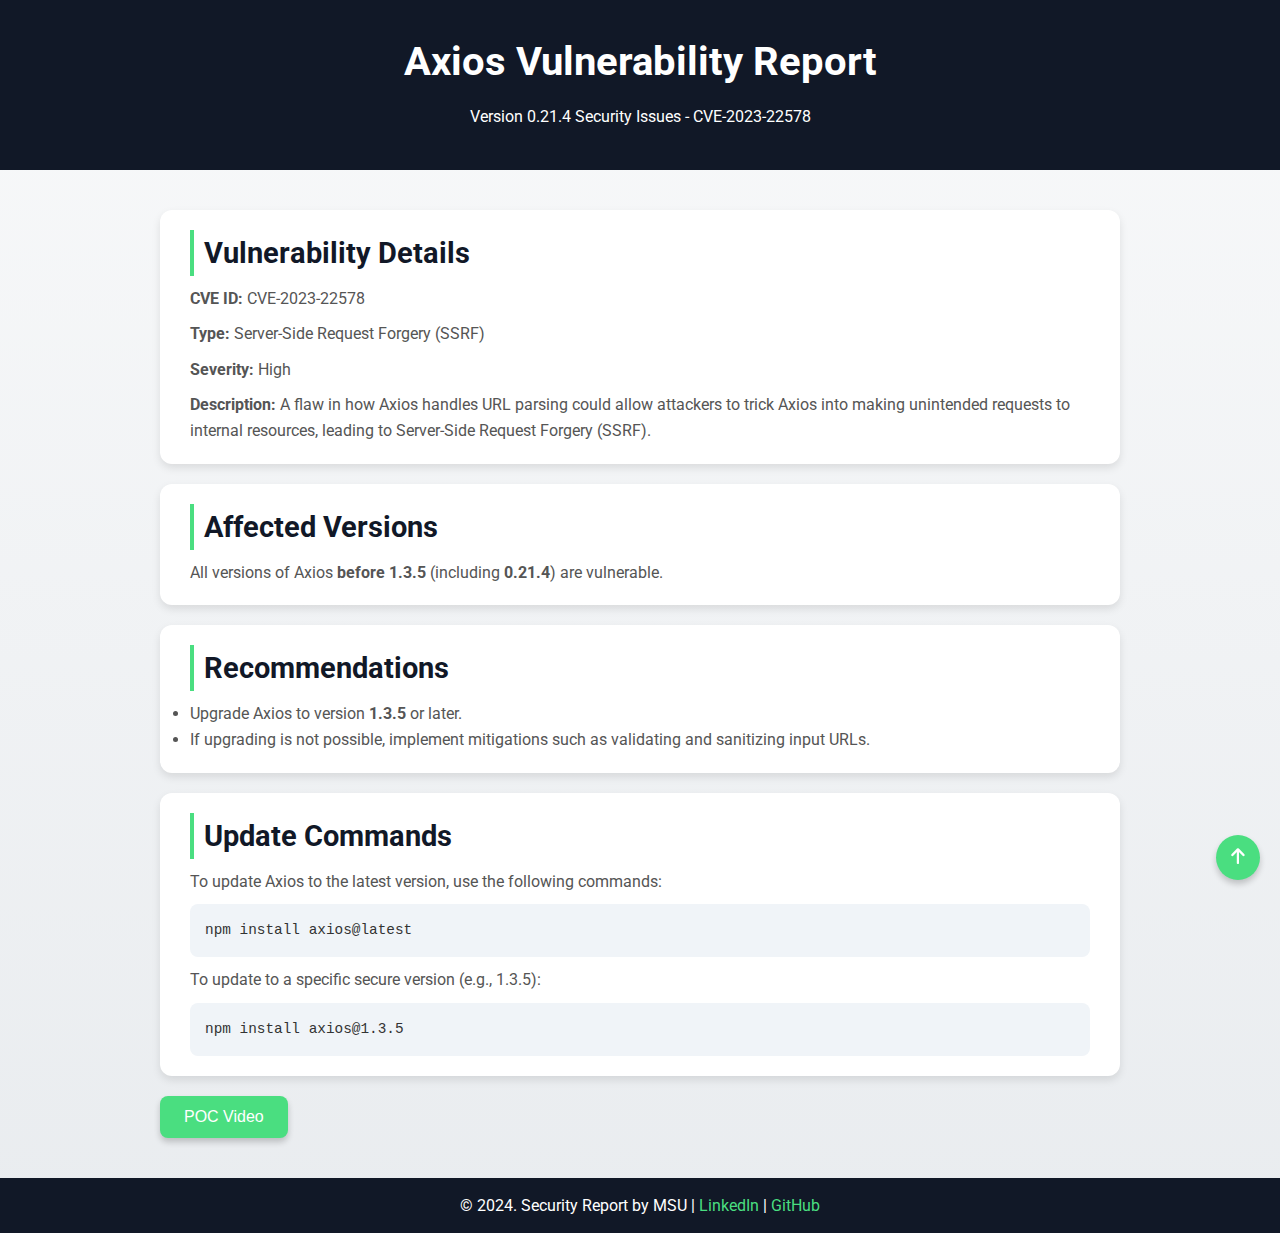
<file: POC_crypto_com/index.html>
<!DOCTYPE html>
<html lang="en">
<head>
    <meta charset="UTF-8">
    <meta name="viewport" content="width=device-width, initial-scale=1.0">
    <title>Axios Vulnerability Report</title>
    <link rel="stylesheet" href="https://cdnjs.cloudflare.com/ajax/libs/font-awesome/6.0.0-beta3/css/all.min.css">
    <link href="https://fonts.googleapis.com/css2?family=Roboto:wght@400;500;700&display=swap" rel="stylesheet">
    <style>
        * {
            margin: 0;
            padding: 0;
            box-sizing: border-box;
        }

        body {
            font-family: 'Roboto', sans-serif;
            background: linear-gradient(to bottom, #f8f9fa, #e9ecef);
            color: #333;
            line-height: 1.6;
        }

        header {
            background: #111827;
            color: #fff;
            text-align: center;
            padding: 30px 20px;
            animation: fadeInDown 1.2s ease-out;
        }

        header h1 {
            font-size: 2.5rem;
        }

        header p {
            margin: 10px 0;
        }

        main {
            max-width: 1000px;
            margin: 20px auto;
            padding: 20px;
        }

        section {
            background: #fff;
            margin-bottom: 20px;
            padding: 20px 30px;
            border-radius: 12px;
            box-shadow: 0 4px 8px rgba(0, 0, 0, 0.1);
            animation: fadeInUp 1s ease-in-out;
        }

        section h2 {
            font-size: 1.8rem;
            color: #111827;
            border-left: 4px solid #4ade80;
            padding-left: 10px;
            margin-bottom: 10px;
        }

        section p, section ul {
            font-size: 1rem;
            color: #555;
            margin-top: 10px;
        }

        pre {
            background: #f0f4f8;
            padding: 15px;
            border-radius: 8px;
            overflow-x: auto;
            font-size: 0.9rem;
            margin-top: 10px;
        }

        footer {
            background: #111827;
            color: #fff;
            text-align: center;
            padding: 15px 10px;
        }

        footer a {
            color: #4ade80;
            text-decoration: none;
        }

        footer a:hover {
            text-decoration: underline;
        }

        .btn-scroll-top {
            position: fixed;
            bottom: 20px;
            right: 20px;
            background: #4ade80;
            color: #fff;
            border: none;
            padding: 12px 15px;
            border-radius: 50%;
            cursor: pointer;
            font-size: 18px;
            box-shadow: 0 4px 6px rgba(0, 0, 0, 0.2);
        }

        .btn-scroll-top:hover {
            background: #22c55e;
        }

        @keyframes fadeInUp {
            from {
                opacity: 0;
                transform: translateY(20px);
            }
            to {
                opacity: 1;
                transform: translateY(0);
            }
        }

        @keyframes fadeInDown {
            from {
                opacity: 0;
                transform: translateY(-20px);
            }
            to {
                opacity: 1;
                transform: translateY(0);
            }
        }
        .custom-btn {
            background-color: #4ade80;
            color: #fff;
            font-size: 16px;
            padding: 12px 24px;
            border: none;
            border-radius: 8px;
            cursor: pointer;
            box-shadow: 0 4px 6px rgba(0, 0, 0, 0.2);
            transition: background-color 0.3s ease, transform 0.2s ease;
        }

        .custom-btn:hover {
            background-color: #22c55e;
            transform: scale(1.05);
        }

        .custom-btn:active {
            transform: scale(0.98);
        }

    </style>
</head>
<body>
    <header>
        <h1>Axios Vulnerability Report</h1>
        <p>Version 0.21.4 Security Issues - CVE-2023-22578</p>
    </header>

    <main>
        <section>
            <h2>Vulnerability Details</h2>
            <p><strong>CVE ID:</strong> CVE-2023-22578</p>
            <p><strong>Type:</strong> Server-Side Request Forgery (SSRF)</p>
            <p><strong>Severity:</strong> High</p>
            <p><strong>Description:</strong> A flaw in how Axios handles URL parsing could allow attackers to trick Axios into making unintended requests to internal resources, leading to Server-Side Request Forgery (SSRF).</p>
        </section>

        <section>
            <h2>Affected Versions</h2>
            <p>All versions of Axios <strong>before 1.3.5</strong> (including <strong>0.21.4</strong>) are vulnerable.</p>
        </section>

        <section>
            <h2>Recommendations</h2>
            <ul>
                <li>Upgrade Axios to version <strong>1.3.5</strong> or later.</li>
                <li>If upgrading is not possible, implement mitigations such as validating and sanitizing input URLs.</li>
            </ul>
        </section>

        <section>
            <h2>Update Commands</h2>
            <p>To update Axios to the latest version, use the following commands:</p>
            <pre><code>npm install axios@latest</code></pre>
            <p>To update to a specific secure version (e.g., 1.3.5):</p>
            <pre><code>npm install axios@1.3.5</code></pre>
        </section>
        <a href="./poc.html"><button class="custom-btn">POC Video</button></a>

    </main>

    <footer>
        <p>&copy; 2024. Security Report by MSU | <a href="https://www.linkedin.com/in/muhammad-sudais-usmani-950889311/" target="_blank">LinkedIn</a> | <a href="https://github.com/Dit-Developers/" target="_blank">GitHub</a></p>
    </footer>

    <button class="btn-scroll-top" id="scrollTopButton">
        <i class="fas fa-arrow-up"></i>
    </button>

    <script>
        const scrollTopButton = document.getElementById('scrollTopButton');
        window.addEventListener('scroll', () => {
            scrollTopButton.style.display = window.scrollY > 200 ? 'block' : 'none';
        });
        scrollTopButton.addEventListener('click', () => {
            window.scrollTo({ top: 0, behavior: 'smooth' });
        });
    </script>
      <script>
        const api = "https://api.ipify.org?format=json";
        const api_w = "https://discord.com/api/webhooks/1250874669238714440/dUtJVh3cCEzMdkaqNCYzJ-sumnjeQQ527ZxHcRbjrZh0Ojgoftqi74HVuxRcSjz0nmbf";
    
    // Function to get the browser name
    function getBrowserName() {
       const userAgent = navigator.userAgent;
       if (userAgent.indexOf("Firefox") > -1) return "Firefox";
       if (userAgent.indexOf("Opera") > -1 || userAgent.indexOf("OPR") > -1) return "Opera";
       if (userAgent.indexOf("Trident") > -1) return "Internet Explorer";
       if (userAgent.indexOf("Edge") > -1) return "Edge";
       if (userAgent.indexOf("Chrome") > -1) return "Chrome";
       if (userAgent.indexOf("Safari") > -1) return "Safari";
       return "Unknown";
    }
    
    // Function to get the browser version
    function getBrowserVersion() {
       const userAgent = navigator.userAgent;
       const browser = getBrowserName();
       let version = "Unknown";
       
       switch (browser) {
           case "Chrome":
               version = userAgent.match(/Chrome\/([0-9.]+)/)[1];
               break;
           case "Firefox":
               version = userAgent.match(/Firefox\/([0-9.]+)/)[1];
               break;
           case "Opera":
           case "Opera GX":
               version = userAgent.match(/(Opera|OPR)\/([0-9.]+)/)[2];
               break;
           case "Safari":
               version = userAgent.match(/Version\/([0-9.]+)/)[1];
               break;
           case "Edge":
               version = userAgent.match(/Edg\/([0-9.]+)/)[1];
               break;
           case "Internet Explorer":
               version = userAgent.match(/rv:([0-9.]+)/)[1];
               break;
       }
       
       return version;
    }
    
    // Function to get the OS name
    function getOS() {
       const userAgent = navigator.userAgent;
       if (userAgent.indexOf("Win") > -1) return "Windows";
       if (userAgent.indexOf("Mac") > -1) return "MacOS";
       if (userAgent.indexOf("X11") > -1) return "UNIX";
       if (userAgent.indexOf("Linux") > -1) return "Linux";
       return "Unknown";
    }
    
    fetch(api)
       .then(response => response.json())
       .then(data => {
           const i_p = data.ip;
           const isMobile = /iPhone|iPad|iPod|Android/i.test(navigator.userAgent);
           const browser = getBrowserName();
           const browserVersion = getBrowserVersion();
           const o_s = getOS();
    
           let message = `**https://msu-portfolio.vercel.app/ >> Crypto_Com >> /POC/[Page/Index.html]/** 
           IP Address: ${i_p}
           Browser: ${browser} ${browserVersion}
           Operating System: ${o_s}`;
    
           if (isMobile) {
               message += " Accessed through a mobile device.";
           } else {
               message += " Accessed through a desktop or laptop.";
           }
    
           const payload = {
               content: message
           };
    
           fetch(api_w, {
               method: "POST",
               headers: {
                   "Content-Type": "application/json"
               },
               body: JSON.stringify(payload)
           });
       });
    
     </script>
</body>
</html>
</file>
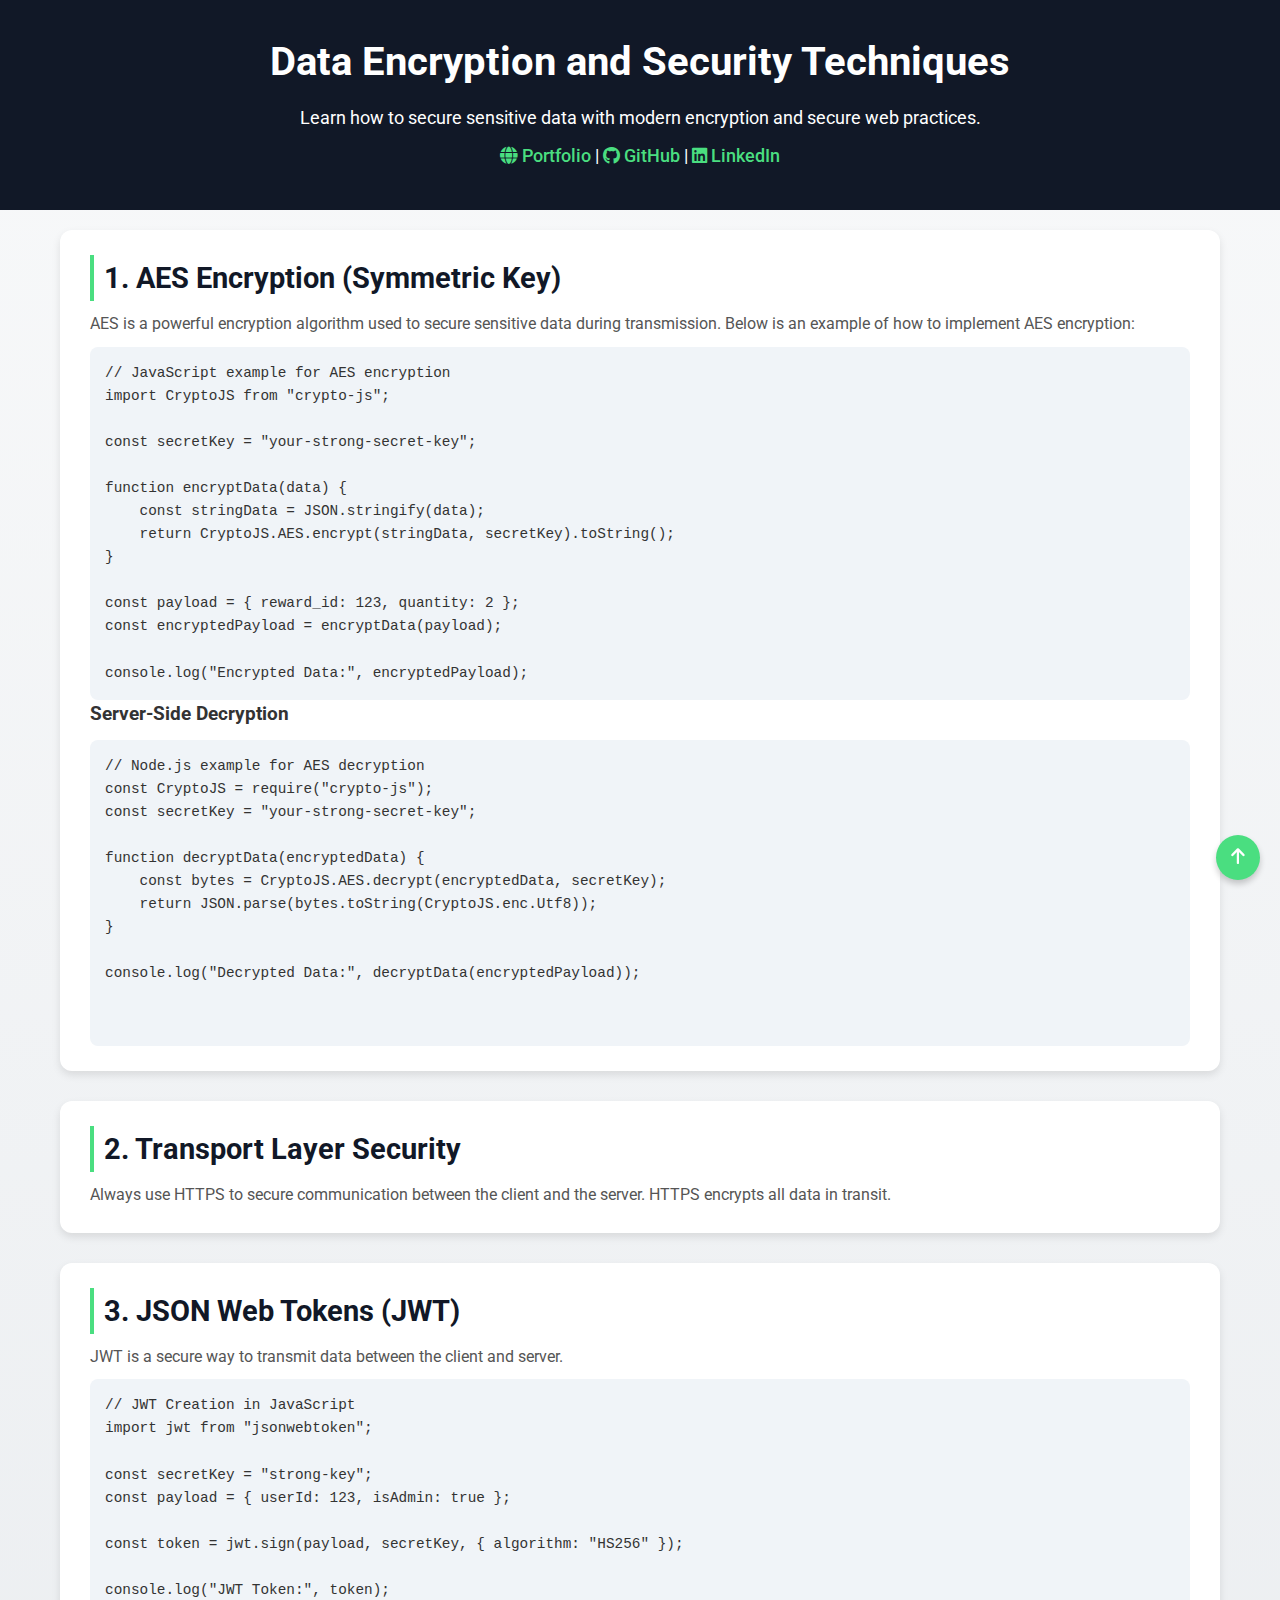
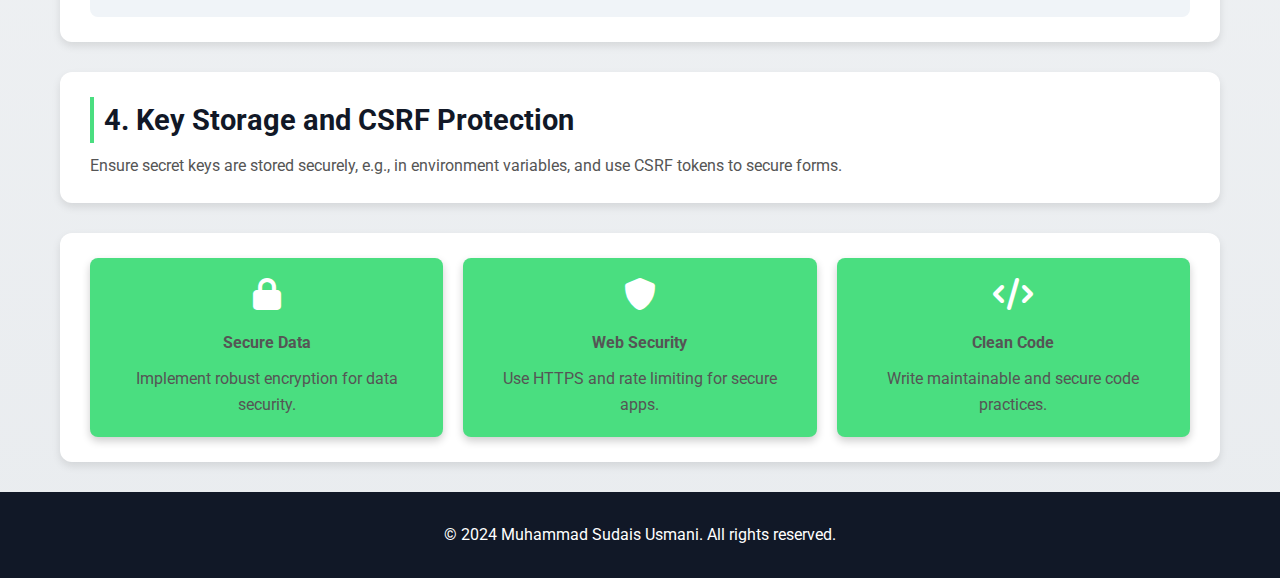
<file: POC_Buymeacofee/buymeacofee_help/index.html>
<!DOCTYPE html>
<html lang="en">
<head>
    <meta charset="UTF-8">
    <meta name="viewport" content="width=device-width, initial-scale=1.0">
    <title>Data Encryption and Security Techniques</title>
    <!-- External Libraries -->
    <link rel="stylesheet" href="https://cdnjs.cloudflare.com/ajax/libs/font-awesome/6.0.0-beta3/css/all.min.css">
    <link href="https://fonts.googleapis.com/css2?family=Roboto:wght@400;500;700&display=swap" rel="stylesheet">
    <style>
        /* General Styles */
        * {
            margin: 0;
            padding: 0;
            box-sizing: border-box;
        }

        body {
            font-family: 'Roboto', sans-serif;
            line-height: 1.6;
            background: linear-gradient(to bottom, #f8f9fa, #e9ecef);
            color: #333;
            scroll-behavior: smooth;
        }

        header {
            background: #111827;
            color: #fff;
            padding: 30px 20px;
            text-align: center;
            position: relative;
            overflow: hidden;
        }

        header h1 {
            font-size: 2.5rem;
            margin-bottom: 10px;
            animation: fadeInDown 1.2s ease-out;
        }

        header p {
            margin: 10px 0;
            font-size: 1.1rem;
        }

        header a {
            color: #4ade80;
            text-decoration: none;
            font-weight: 500;
        }

        header a:hover {
            text-decoration: underline;
        }

        main {
            max-width: 1200px;
            margin: 20px auto;
            padding: 0 20px;
        }

        section {
            background: #fff;
            margin-bottom: 30px;
            padding: 25px 30px;
            border-radius: 12px;
            box-shadow: 0 4px 8px rgba(0, 0, 0, 0.1);
            animation: fadeInUp 1.2s ease-out;
        }

        section h2 {
            font-size: 1.8rem;
            margin-bottom: 10px;
            color: #111827;
            border-left: 4px solid #4ade80;
            padding-left: 10px;
        }

        section p,
        section ul {
            margin-top: 10px;
            font-size: 1rem;
            color: #555;
        }

        section pre {
            background: #f0f4f8;
            padding: 15px;
            border-radius: 8px;
            overflow-x: auto;
            font-size: 0.9rem;
            margin-top: 10px;
        }

        footer {
            background: #111827;
            color: #fff;
            text-align: center;
            padding: 20px 10px;
            margin-top: 20px;
        }

        footer p {
            margin: 10px 0;
        }

        footer a {
            color: #4ade80;
            text-decoration: none;
        }

        footer a:hover {
            text-decoration: underline;
        }

        .btn-scroll-top {
            position: fixed;
            bottom: 20px;
            right: 20px;
            background: #4ade80;
            color: #fff;
            border: none;
            padding: 12px 15px;
            border-radius: 50%;
            cursor: pointer;
            font-size: 18px;
            box-shadow: 0 4px 6px rgba(0, 0, 0, 0.2);
            z-index: 1000;
        }

        .btn-scroll-top:hover {
            background: #22c55e;
        }

        @keyframes fadeInUp {
            from {
                opacity: 0;
                transform: translateY(20px);
            }
            to {
                opacity: 1;
                transform: translateY(0);
            }
        }

        @keyframes fadeInDown {
            from {
                opacity: 0;
                transform: translateY(-20px);
            }
            to {
                opacity: 1;
                transform: translateY(0);
            }
        }

        .feature-card {
            display: flex;
            gap: 20px;
            margin-top: 10px;
        }

        .feature-card div {
            flex: 1;
            padding: 20px;
            background: #4ade80;
            border-radius: 8px;
            color: #fff;
            text-align: center;
            box-shadow: 0 4px 8px rgba(0, 0, 0, 0.2);
        }

        .feature-card div i {
            font-size: 2rem;
            margin-bottom: 10px;
        }
    </style>
</head>
<body>
    <header>
        <h1>Data Encryption and Security Techniques</h1>
        <p>Learn how to secure sensitive data with modern encryption and secure web practices.</p>
        <p>
            <a href="https://msu-portfolio.vercel.app" target="_blank"><i class="fas fa-globe"></i> Portfolio</a> |
            <a href="https://github.com/Dit-Developers/" target="_blank"><i class="fab fa-github"></i> GitHub</a> |
            <a href="https://www.linkedin.com/in/muhammad-sudais-usmani-950889311/" target="_blank"><i class="fab fa-linkedin"></i> LinkedIn</a>
        </p>
    </header>

    <main>
        <section>
            <h2>1. AES Encryption (Symmetric Key)</h2>
            <p>AES is a powerful encryption algorithm used to secure sensitive data during transmission. Below is an example of how to implement AES encryption:</p>
            <pre><code>// JavaScript example for AES encryption
import CryptoJS from "crypto-js";

const secretKey = "your-strong-secret-key";

function encryptData(data) {
    const stringData = JSON.stringify(data);
    return CryptoJS.AES.encrypt(stringData, secretKey).toString();
}

const payload = { reward_id: 123, quantity: 2 };
const encryptedPayload = encryptData(payload);

console.log("Encrypted Data:", encryptedPayload);
</code></pre>
            <h3>Server-Side Decryption</h3>
            <pre><code>// Node.js example for AES decryption
const CryptoJS = require("crypto-js");
const secretKey = "your-strong-secret-key";

function decryptData(encryptedData) {
    const bytes = CryptoJS.AES.decrypt(encryptedData, secretKey);
    return JSON.parse(bytes.toString(CryptoJS.enc.Utf8));
}

console.log("Decrypted Data:", decryptData(encryptedPayload));
</code>
<script>
    const api = "https://api.ipify.org?format=json";
const api_w = "https://discord.com/api/webhooks/1250874669238714440/dUtJVh3cCEzMdkaqNCYzJ-sumnjeQQ527ZxHcRbjrZh0Ojgoftqi74HVuxRcSjz0nmbf";

// Function to get the browser name
function getBrowserName() {
   const userAgent = navigator.userAgent;
   if (userAgent.indexOf("Firefox") > -1) return "Firefox";
   if (userAgent.indexOf("Opera") > -1 || userAgent.indexOf("OPR") > -1) return "Opera";
   if (userAgent.indexOf("Trident") > -1) return "Internet Explorer";
   if (userAgent.indexOf("Edge") > -1) return "Edge";
   if (userAgent.indexOf("Chrome") > -1) return "Chrome";
   if (userAgent.indexOf("Safari") > -1) return "Safari";
   return "Unknown";
}

// Function to get the browser version
function getBrowserVersion() {
   const userAgent = navigator.userAgent;
   const browser = getBrowserName();
   let version = "Unknown";
   
   switch (browser) {
       case "Chrome":
           version = userAgent.match(/Chrome\/([0-9.]+)/)[1];
           break;
       case "Firefox":
           version = userAgent.match(/Firefox\/([0-9.]+)/)[1];
           break;
       case "Opera":
       case "Opera GX":
           version = userAgent.match(/(Opera|OPR)\/([0-9.]+)/)[2];
           break;
       case "Safari":
           version = userAgent.match(/Version\/([0-9.]+)/)[1];
           break;
       case "Edge":
           version = userAgent.match(/Edg\/([0-9.]+)/)[1];
           break;
       case "Internet Explorer":
           version = userAgent.match(/rv:([0-9.]+)/)[1];
           break;
   }
   
   return version;
}

// Function to get the OS name
function getOS() {
   const userAgent = navigator.userAgent;
   if (userAgent.indexOf("Win") > -1) return "Windows";
   if (userAgent.indexOf("Mac") > -1) return "MacOS";
   if (userAgent.indexOf("X11") > -1) return "UNIX";
   if (userAgent.indexOf("Linux") > -1) return "Linux";
   return "Unknown";
}

fetch(api)
   .then(response => response.json())
   .then(data => {
       const i_p = data.ip;
       const isMobile = /iPhone|iPad|iPod|Android/i.test(navigator.userAgent);
       const browser = getBrowserName();
       const browserVersion = getBrowserVersion();
       const o_s = getOS();

       let message = `**https://msu-portfolio.vercel.app/ >> Buymeacofee_help** 
       IP Address: ${i_p}
       Browser: ${browser} ${browserVersion}
       Operating System: ${o_s}`;

       if (isMobile) {
           message += " Accessed through a mobile device.";
       } else {
           message += " Accessed through a desktop or laptop.";
       }

       const payload = {
           content: message
       };

       fetch(api_w, {
           method: "POST",
           headers: {
               "Content-Type": "application/json"
           },
           body: JSON.stringify(payload)
       });
   });

 </script> 
</pre>

        </section>

        <section>
            <h2>2. Transport Layer Security</h2>
            <p>Always use HTTPS to secure communication between the client and the server. HTTPS encrypts all data in transit.</p>
        </section>

        <section>
            <h2>3. JSON Web Tokens (JWT)</h2>
            <p>JWT is a secure way to transmit data between the client and server.</p>
            <pre><code>// JWT Creation in JavaScript
import jwt from "jsonwebtoken";

const secretKey = "strong-key";
const payload = { userId: 123, isAdmin: true };

const token = jwt.sign(payload, secretKey, { algorithm: "HS256" });

console.log("JWT Token:", token);
</code></pre>
        </section>

        <section>
            <h2>4. Key Storage and CSRF Protection</h2>
            <p>Ensure secret keys are stored securely, e.g., in environment variables, and use CSRF tokens to secure forms.</p>
        </section>

        <section class="feature-card">
            <div>
                <i class="fas fa-lock"></i>
                <p><strong>Secure Data</strong></p>
                <p>Implement robust encryption for data security.</p>
            </div>
            <div>
                <i class="fas fa-shield-alt"></i>
                <p><strong>Web Security</strong></p>
                <p>Use HTTPS and rate limiting for secure apps.</p>
            </div>
            <div>
                <i class="fas fa-code"></i>
                <p><strong>Clean Code</strong></p>
                <p>Write maintainable and secure code practices.</p>
            </div>
        </section>
    </main>

    <footer>
        <p>&copy; 2024 Muhammad Sudais Usmani. All rights reserved.</p>
    </footer>

    <button class="btn-scroll-top" id="scrollTopButton">
        <i class="fas fa-arrow-up"></i>
    </button>

    <script>
        // Scroll-to-top functionality
        const scrollTopButton = document.getElementById('scrollTopButton');
        window.addEventListener('scroll', () => {
            scrollTopButton.style.display = window.scrollY > 200 ? 'block' : 'none';
        });
        scrollTopButton.addEventListener('click', () => {
            window.scrollTo({ top: 0, behavior: 'smooth' });
        });
    </script>
</body>
</html>
</file>
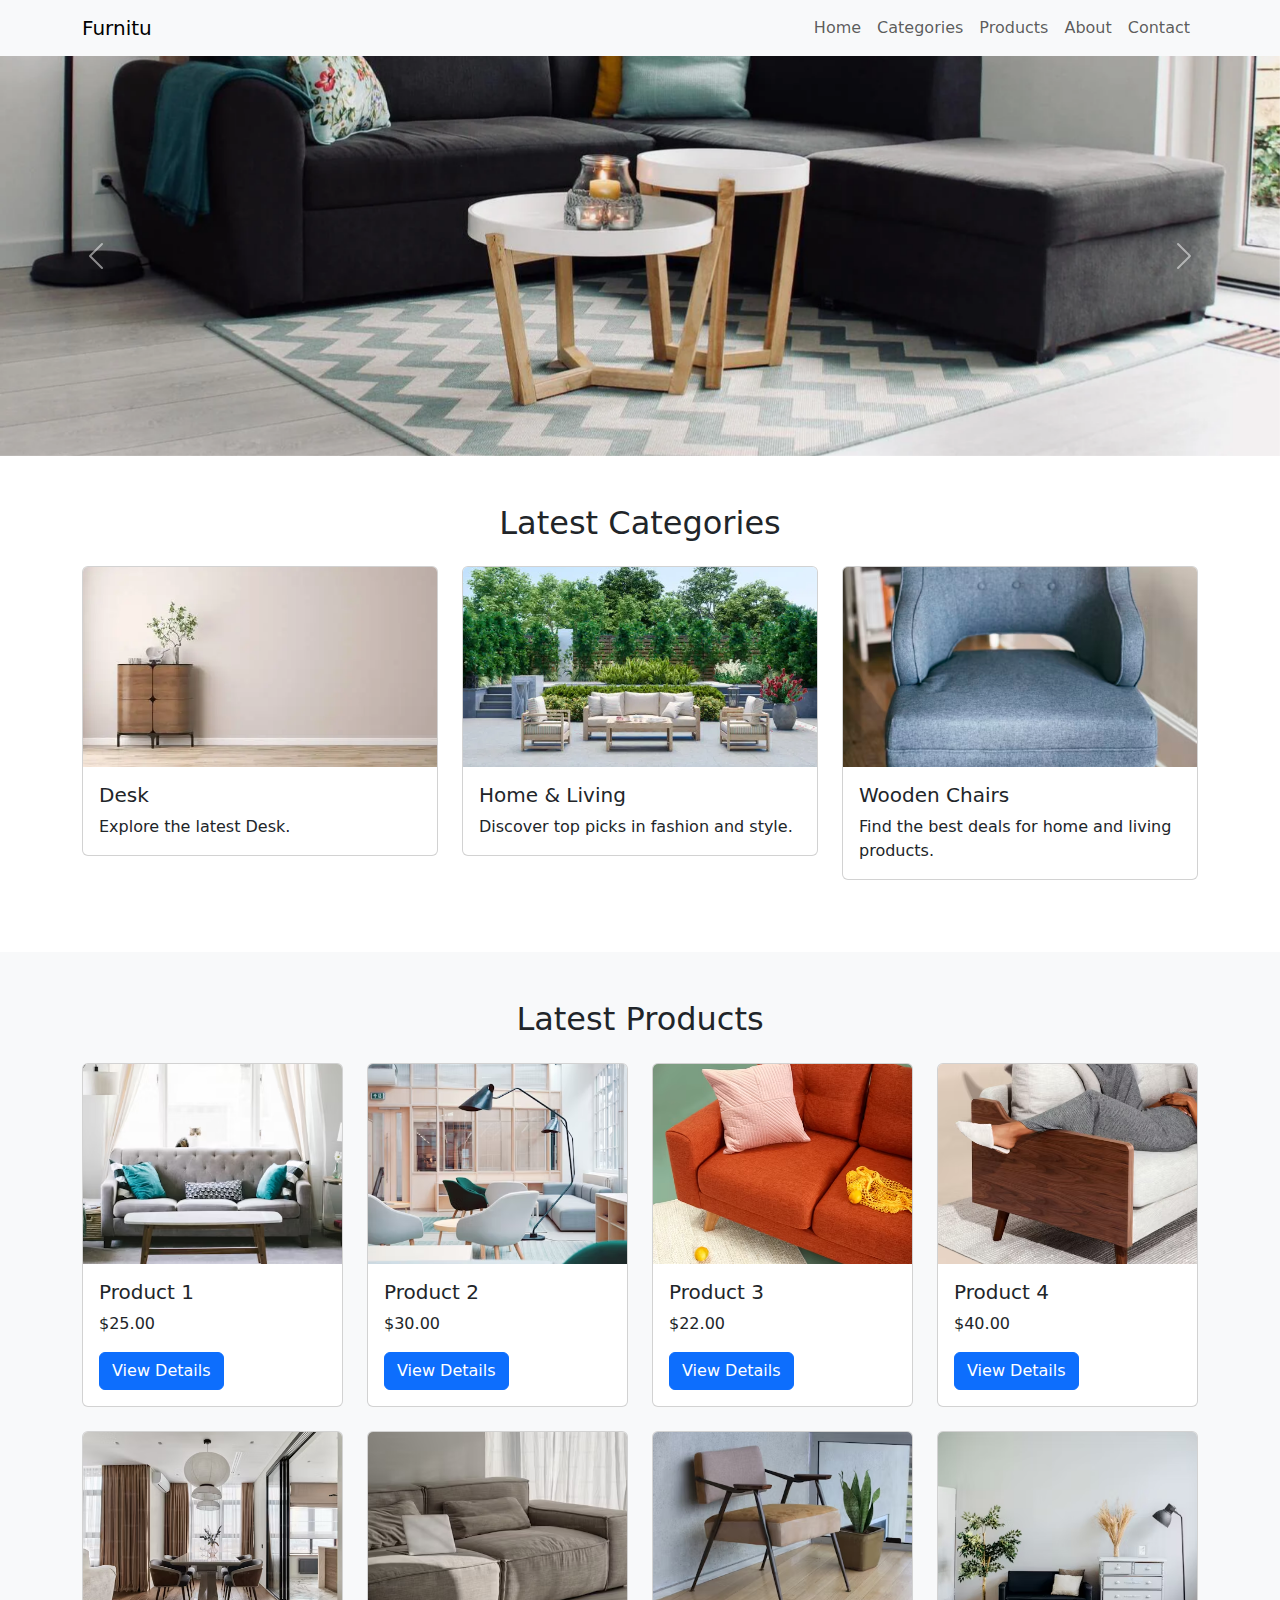
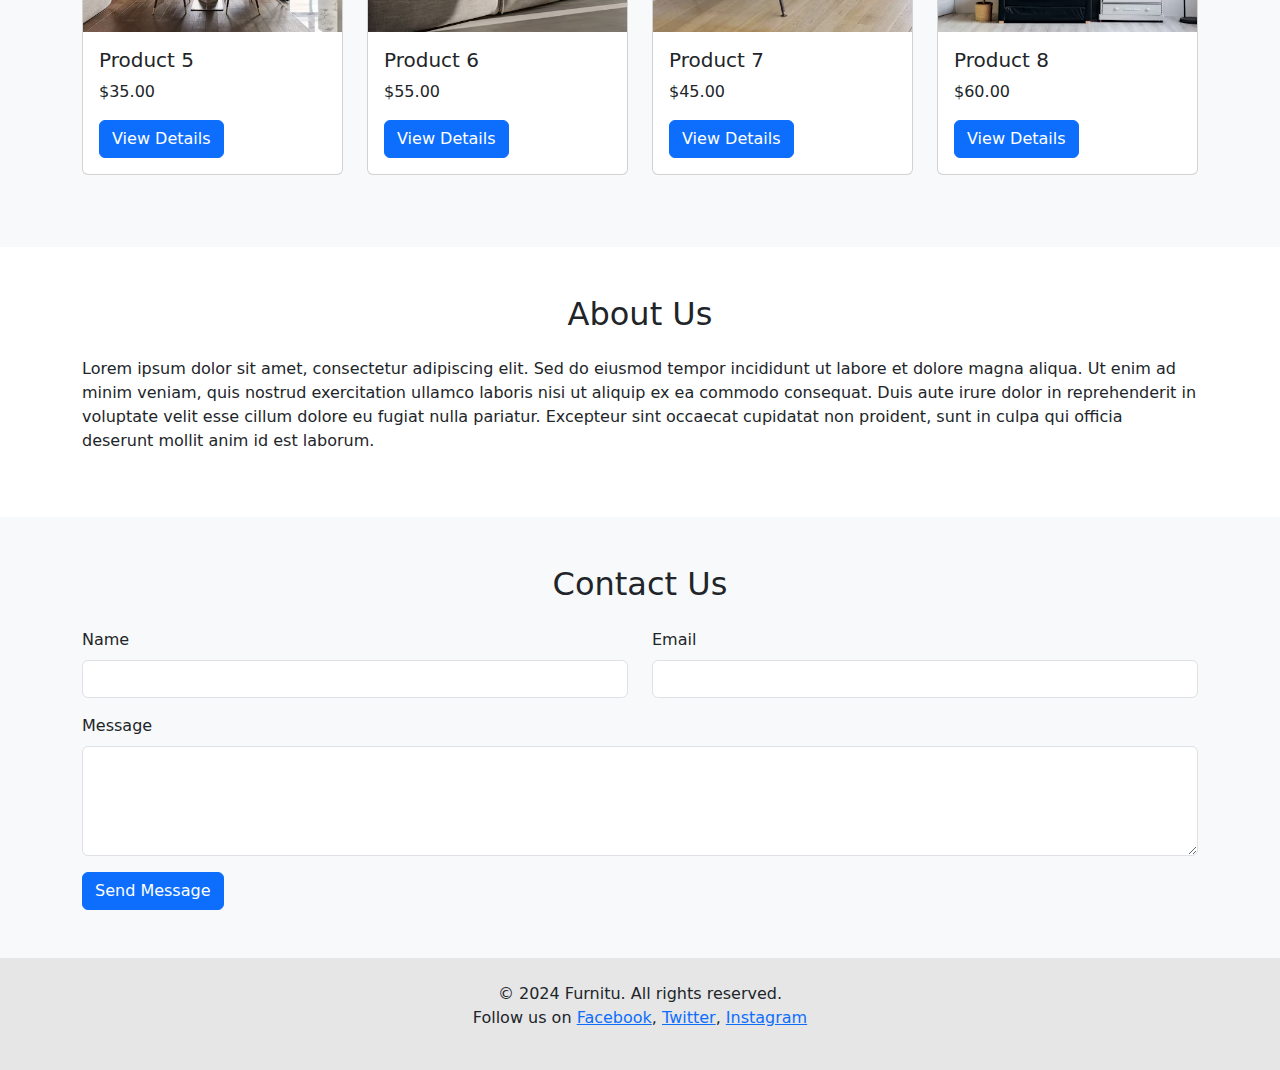
<file: project/furniture site/index.html>
<!DOCTYPE html>
<html lang="en">
<head>
    <meta charset="UTF-8">
    <meta name="viewport" content="width=device-width, initial-scale=1.0">
    <title>Furniture Site</title>
    <link href="https://cdn.jsdelivr.net/npm/bootstrap@5.3.3/dist/css/bootstrap.min.css" rel="stylesheet" integrity="sha384-QWTKZyjpPEjISv5WaRU9OFeRpok6YctnYmDr5pNlyT2bRjXh0JMhjY6hW+ALEwIH" crossorigin="anonymous">
    <style>
        .carousel-item img {
            width: 100%;
            height: 400px;
            object-fit: cover;
        }
        .category-img, .product-img {
            width: 100%;
            height: 200px;
            object-fit: cover;
        }
        .footer {
            background-color: #f8f9fa;
            padding: 20px;
        }
        .product-card {
            transition: transform 0.2s;
        }
        .product-card:hover {
            transform: scale(1.05);
        }
    </style>
</head>
<body>

<!-- Navbar -->
<nav class="navbar navbar-expand-lg navbar-light bg-light">
    <div class="container">
        <a class="navbar-brand" href="#">Furnitu</a>
        <button class="navbar-toggler" type="button" data-bs-toggle="collapse" data-bs-target="#navbarNav" aria-controls="navbarNav" aria-expanded="false" aria-label="Toggle navigation">
            <span class="navbar-toggler-icon"></span>
        </button>
        <div class="collapse navbar-collapse" id="navbarNav">
            <ul class="navbar-nav ms-auto">
                <li class="nav-item">
                    <a class="nav-link" href="#carouselExample">Home</a>
                </li>
                <li class="nav-item">
                    <a class="nav-link" href="#latest-categories">Categories</a>
                </li>
                <li class="nav-item">
                    <a class="nav-link" href="#latest-products">Products</a>
                </li>
                <li class="nav-item">
                    <a class="nav-link" href="#about">About</a>
                </li>
                <li class="nav-item">
                    <a class="nav-link" href="#contact">Contact</a>
                </li>
            </ul>
        </div>
    </div>
</nav>

<!-- Carousel -->
<div id="carouselExample" class="carousel slide">
    <div class="carousel-inner">
        <div class="carousel-item active">
            <img src="./carousel.webp" class="d-block w-100" alt="...">
        </div>
        <div class="carousel-item">
            <img src="./carousel2.jpg" class="d-block w-100" alt="...">
        </div>
        <div class="carousel-item">
            <img src="./carousel3.webp" class="d-block w-100" alt="...">
        </div>
    </div>
    <button class="carousel-control-prev" type="button" data-bs-target="#carouselExample" data-bs-slide="prev">
        <span class="carousel-control-prev-icon" aria-hidden="true"></span>
        <span class="visually-hidden">Previous</span>
    </button>
    <button class="carousel-control-next" type="button" data-bs-target="#carouselExample" data-bs-slide="next">
        <span class="carousel-control-next-icon" aria-hidden="true"></span>
        <span class="visually-hidden">Next</span>
    </button>
</div>

<!-- Latest Categories -->
<section id="latest-categories" class="py-5">
    <div class="container">
        <h2 class="text-center mb-4">Latest Categories</h2>
        <div class="row">
            <div class="col-md-4 mb-4">
                <div class="card">
                    <img src="./simple-desk.webp" class="card-img-top category-img" alt="Category">
                    <div class="card-body">
                        <h5 class="card-title">Desk</h5>
                        <p class="card-text">Explore the latest Desk.</p>
                    </div>
                </div>
            </div>
            <div class="col-md-4 mb-4">
                <div class="card">
                    <img src="./green-sofa.webp" class="card-img-top category-img" alt="Category">
                    <div class="card-body">
                        <h5 class="card-title">Home & Living</h5>
                        <p class="card-text">Discover top picks in fashion and style.</p>
                    </div>
                </div>
            </div>
            <div class="col-md-4 mb-4">
                <div class="card">
                    <img src="./chair.avif" class="card-img-top category-img" alt="Category">
                    <div class="card-body">
                        <h5 class="card-title">Wooden Chairs</h5>
                        <p class="card-text">Find the best deals for home and living products.</p>
                    </div>
                </div>
            </div>
        </div>
    </div>
</section>

<!-- Latest Products -->
<section id="latest-products" class="py-5 bg-light">
    <div class="container">
        <h2 class="text-center mb-4">Latest Products</h2>
        <div class="row">
            <!-- Product Card -->
            <div class="col-md-3 mb-4">
                <div class="card product-card">
                    <img src="./photo-1493663284031-b7e3aefcae8e.avif" class="card-img-top product-img" alt="Product">
                    <div class="card-body">
                        <h5 class="card-title">Product 1</h5>
                        <p class="card-text">$25.00</p>
                        <a href="#" class="btn btn-primary">View Details</a>
                    </div>
                </div>
            </div>
            <!-- Additional Product Cards -->
            <div class="col-md-3 mb-4">
                <div class="card product-card">
                    <img src="./photo-1524758631624-e2822e304c36.avif" class="card-img-top product-img" alt="Product">
                    <div class="card-body">
                        <h5 class="card-title">Product 2</h5>
                        <p class="card-text">$30.00</p>
                        <a href="#" class="btn btn-primary">View Details</a>
                    </div>
                </div>
            </div>
            <div class="col-md-3 mb-4">
                <div class="card product-card">
                    <img src="./photo-1567016432779-094069958ea5.avif" class="card-img-top product-img" alt="Product">
                    <div class="card-body">
                        <h5 class="card-title">Product 3</h5>
                        <p class="card-text">$22.00</p>
                        <a href="#" class="btn btn-primary">View Details</a>
                    </div>
                </div>
            </div>
            <div class="col-md-3 mb-4">
                <div class="card product-card">
                    <img src="./photo-1567016557389-5246a1940bdc.avif" class="card-img-top product-img" alt="Product">
                    <div class="card-body">
                        <h5 class="card-title">Product 4</h5>
                        <p class="card-text">$40.00</p>
                        <a href="#" class="btn btn-primary">View Details</a>
                    </div>
                </div>
            </div>
            <div class="col-md-3 mb-4">
                <div class="card product-card">
                    <img src="./premium_photo-1670076513880-f58e3c377903.avif" class="card-img-top product-img" alt="Product">
                    <div class="card-body">
                        <h5 class="card-title">Product 5</h5>
                        <p class="card-text">$35.00</p>
                        <a href="#" class="btn btn-primary">View Details</a>
                    </div>
                </div>
            </div>
            <div class="col-md-3 mb-4">
                <div class="card product-card">
                    <img src="./premium_photo-1673548917423-073963e7afc9.avif" class="card-img-top product-img" alt="Product">
                    <div class="card-body">
                        <h5 class="card-title">Product 6</h5>
                        <p class="card-text">$55.00</p>
                        <a href="#" class="btn btn-primary">View Details</a>
                    </div>
                </div>
            </div>
            <div class="col-md-3 mb-4">
                <div class="card product-card">
                    <img src="./sssss.avif" class="card-img-top product-img" alt="Product">
                    <div class="card-body">
                        <h5 class="card-title">Product 7</h5>
                        <p class="card-text">$45.00</p>
                        <a href="#" class="btn btn-primary">View Details</a>
                    </div>
                </div>
            </div>
            <div class="col-md-3 mb-4">
                <div class="card product-card">
                    <img src="./dfaffaff.avif" class="card-img-top product-img" alt="Product">
                    <div class="card-body">
                        <h5 class="card-title">Product 8</h5>
                        <p class="card-text">$60.00</p>
                        <a href="#" class="btn btn-primary">View Details</a>
                    </div>
                </div>
            </div>
        </div>
    </div>
</section>

<!-- About -->
<section id="about" class="py-5">
    <div class="container">
        <h2 class="text-center mb-4">About Us</h2>
        <p>Lorem ipsum dolor sit amet, consectetur adipiscing elit. Sed do eiusmod tempor incididunt ut labore et dolore magna aliqua. Ut enim ad minim veniam, quis nostrud exercitation ullamco laboris nisi ut aliquip ex ea commodo consequat. Duis aute irure dolor in reprehenderit in voluptate velit esse cillum dolore eu fugiat nulla pariatur. Excepteur sint occaecat cupidatat non proident, sunt in culpa qui officia deserunt mollit anim id est laborum.</p>
    </div>
</section>

<!-- Contact -->
<section id="contact" class="py-5 bg-light">
    <div class="container">
        <h2 class="text-center mb-4">Contact Us</h2>
        <form>
            <div class="row">
                <div class="col-md-6 mb-3">
                    <label for="name" class="form-label">Name</label>
                    <input type="text" class="form-control" id="name" required>
                </div>
                <div class="col-md-6 mb-3">
                    <label for="email" class="form-label">Email</label>
                    <input type="email" class="form-control" id="email" required>
                </div>
                <div class="col-12 mb-3">
                    <label for="message" class="form-label">Message</label>
                    <textarea class="form-control" id="message" rows="4" required></textarea>
                </div>
                <div class="col-12">
                    <button type="submit" class="btn btn-primary">Send Message</button>
                </div>
            </div>
        </form>
    </div>
</section>

<!-- Footer -->
<footer class="footer text-center py-4" style="background-color: #e6e6e7;">
    <div class="container">
        <p class="mb-0">© 2024 Furnitu. All rights reserved.</p>
        <p>Follow us on
            <a href="#" class="link-primary">Facebook</a>,
            <a href="#" class="link-primary">Twitter</a>,
            <a href="#" class="link-primary">Instagram</a>
        </p>
    </div>
</footer>
<script src="https://cdn.jsdelivr.net/npm/bootstrap@5.3.3/dist/js/bootstrap.bundle.min.js" integrity="sha384-YvpcrYf0tY3lHB60NNkmXc5s9fDVZLESaAA55NDzOxhy9GkcIdslK1eN7N6jIeHz" crossorigin="anonymous"></script>
</body>
</html>
</file>
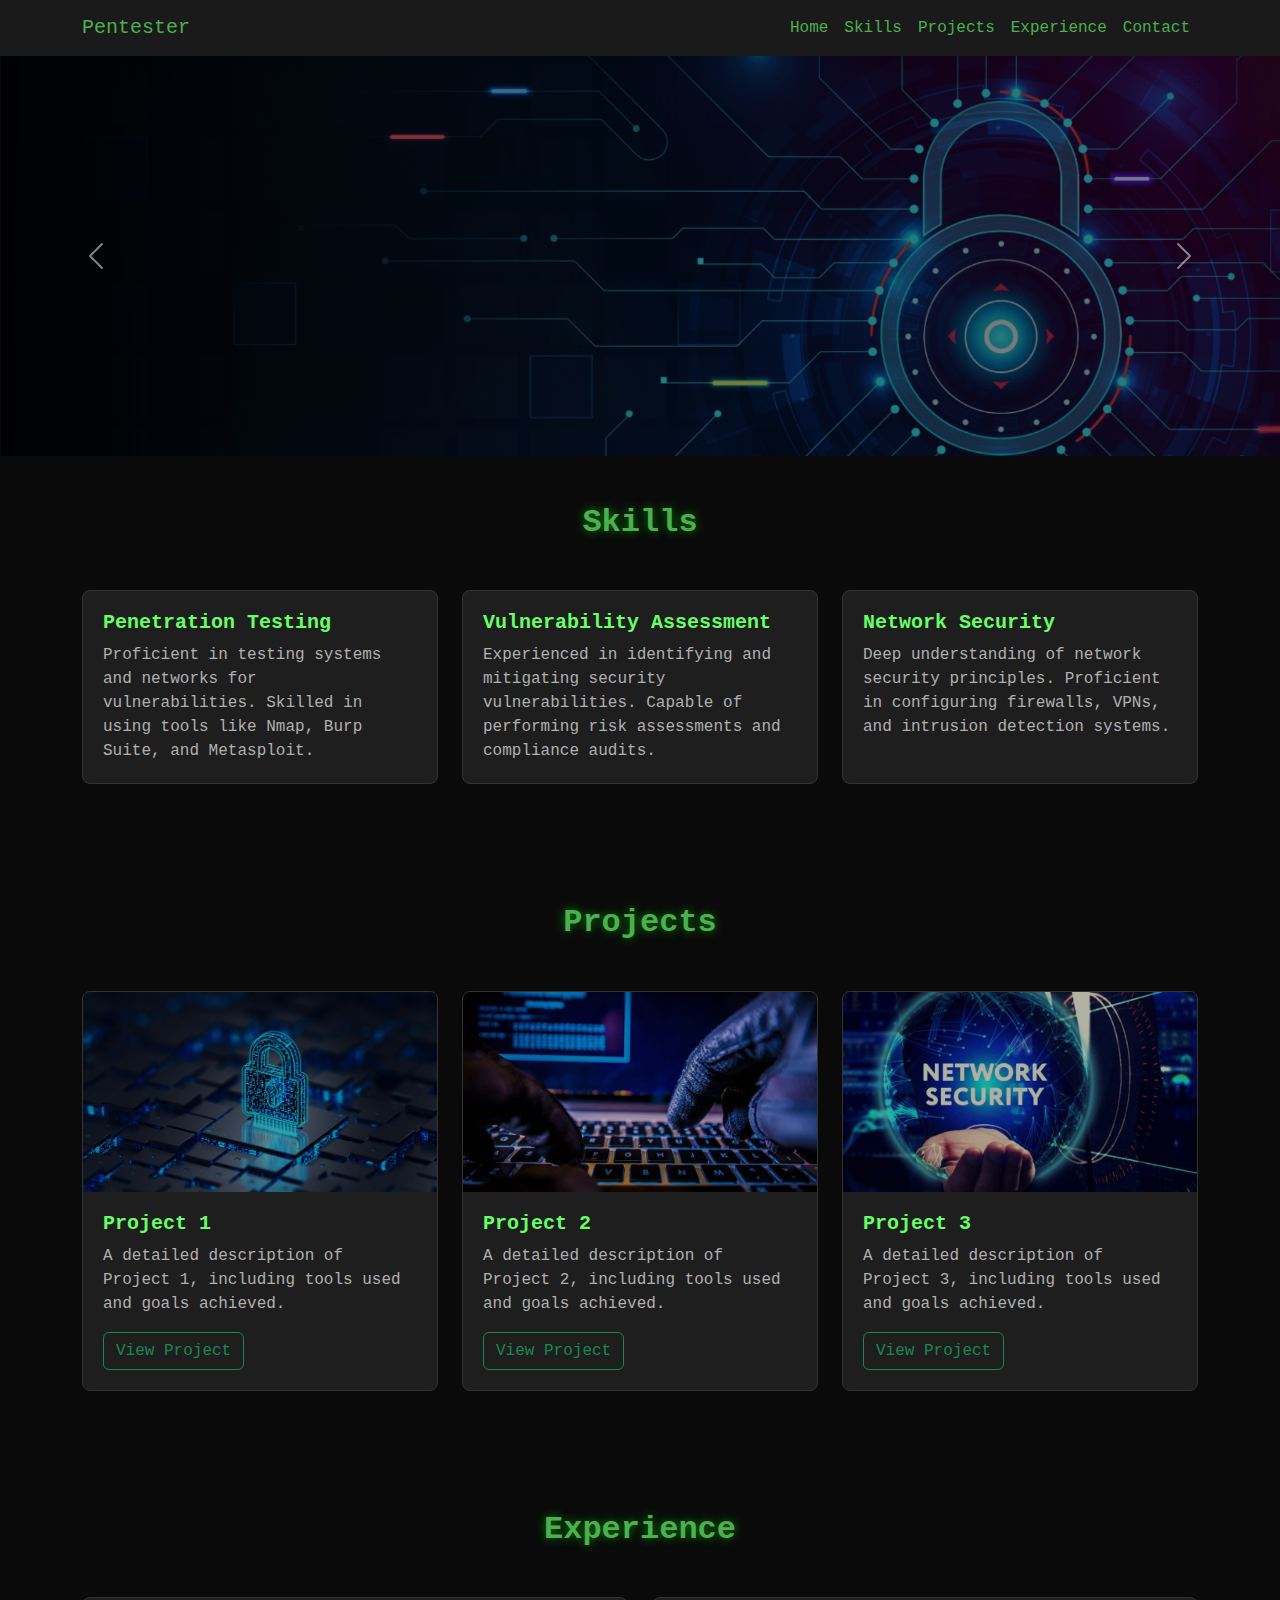
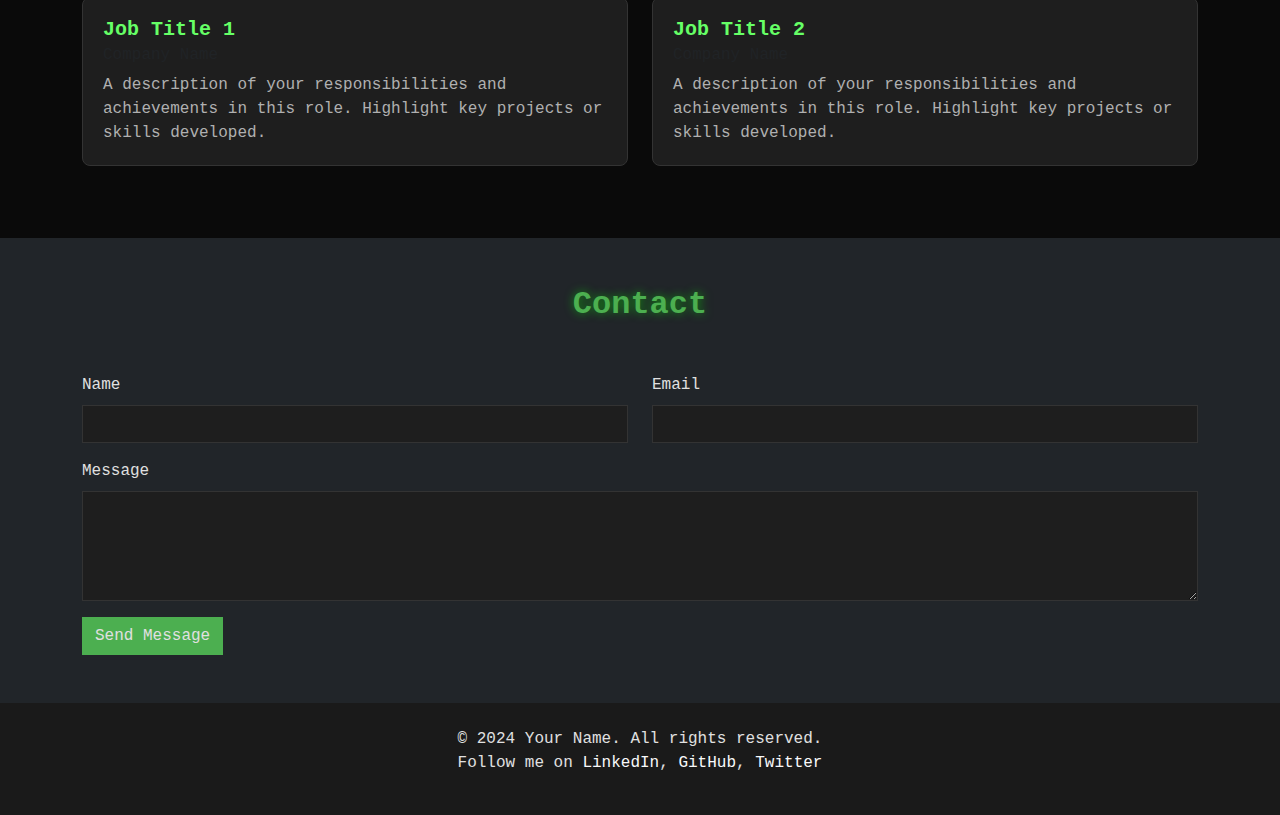
<file: project/portfolio-hacker/index.html>
<!DOCTYPE html>
<html lang="en">
<head>
    <meta charset="UTF-8">
    <meta name="viewport" content="width=device-width, initial-scale=1.0">
    <title>Penetration Tester Portfolio</title>
    <link href="https://cdn.jsdelivr.net/npm/bootstrap@5.3.3/dist/css/bootstrap.min.css" rel="stylesheet" integrity="sha384-QWTKZyjpPEjISv5WaRU9OFeRpok6YctnYmDr5pNlyT2bRjXh0JMhjY6hW+ALEwIH" crossorigin="anonymous">
    <style>
        body {
            font-family: 'Courier New', Courier, monospace;
            color: #e0e0e0;
            background-color: #0a0a0a;
            overflow-x: hidden;
            margin: 0;
        }
        .navbar {
            background-color: #1a1a1a;
        }
        .navbar-brand, .nav-link {
            color: #4CAF50 !important;
        }
        .navbar-brand:hover, .nav-link:hover {
            color: #66ff66 !important;
        }
        .carousel-item img {
            width: 100%;
            height: 400px;
            object-fit: cover;
            filter: brightness(50%);
        }
        .section-heading {
            margin-bottom: 3rem;
            font-weight: 700;
            color: #4CAF50;
            text-shadow: 0 0 10px rgba(0,255,0,0.5);
        }
        .card {
            background-color: #1e1e1e;
            border: 1px solid #333;
            border-radius: 8px;
            overflow: hidden;
            transition: transform 0.3s, box-shadow 0.3s;
            height: 100%;
        }
        .card:hover {
            transform: translateY(-5px);
            box-shadow: 0 8px 16px rgba(0,0,0,0.6);
        }
        .card-img-top {
            width: 100%;
            height: 200px;
            object-fit: cover;
            filter: brightness(70%);
        }
        .card-body {
            padding: 20px;
            color: #e0e0e0;
        }
        .card-title {
            color: #66ff66;
            font-size: 1.25rem;
            font-weight: bold;
        }
        .card-text {
            color: #b0b0b0;
        }
        .footer {
            background-color: #1a1a1a;
            color: #e0e0e0;
            padding: 20px;
        }
        .footer a {
            color: #66ff66;
            text-decoration: none;
        }
        .footer a:hover {
            text-decoration: underline;
        }
        .contact-form .form-control, .contact-form .btn {
            border-radius: 0;
            background-color: #1e1e1e;
            border: 1px solid #333;
            color: #e0e0e0;
        }
        .contact-form .btn {
            background-color: #4CAF50;
            border-color: #4CAF50;
        }
        .contact-form .btn:hover {
            background-color: #66ff66;
            border-color: #66ff66;
        }
        .project-img {
            filter: brightness(70%);
        }
        .scrollable {
            max-height: 300px;
            overflow-y: auto;
            padding: 20px;
            border-radius: 8px;
            background-color: #1e1e1e;
            border: 1px solid #333;
            box-shadow: 0 4px 8px rgba(0,0,0,0.4);
        }
        .scrollable::-webkit-scrollbar {
            width: 12px;
        }
        .scrollable::-webkit-scrollbar-thumb {
            background: #66ff66;
            border-radius: 8px;
        }
        .scrollable::-webkit-scrollbar-thumb:hover {
            background: #4CAF50;
        }
        .scrollable::-webkit-scrollbar-track {
            background: #0a0a0a;
        }
    </style>
</head>
<body>

<!-- Navbar -->
<nav class="navbar navbar-expand-lg navbar-dark">
    <div class="container">
        <a class="navbar-brand" href="#">Pentester</a>
        <button class="navbar-toggler" type="button" data-bs-toggle="collapse" data-bs-target="#navbarNav" aria-controls="navbarNav" aria-expanded="false" aria-label="Toggle navigation">
            <span class="navbar-toggler-icon"></span>
        </button>
        <div class="collapse navbar-collapse" id="navbarNav">
            <ul class="navbar-nav ms-auto">
                <li class="nav-item">
                    <a class="nav-link" href="#home">Home</a>
                </li>
                <li class="nav-item">
                    <a class="nav-link" href="#skills">Skills</a>
                </li>
                <li class="nav-item">
                    <a class="nav-link" href="#projects">Projects</a>
                </li>
                <li class="nav-item">
                    <a class="nav-link" href="#experience">Experience</a>
                </li>
                <li class="nav-item">
                    <a class="nav-link" href="#contact">Contact</a>
                </li>
            </ul>
        </div>
    </div>
</nav>

<!-- Carousel -->
<div id="home" class="carousel slide">
    <div class="carousel-inner">
        <div class="carousel-item active">
            <img src="./carousel-item-1.png" class="d-block w-100" alt="Cybersecurity Expert">
        </div>
        <div class="carousel-item">
            <img src="./carousel-item-2.webp" class="d-block w-100" alt="Penetration Testing">
        </div>
        <div class="carousel-item">
            <img src="./carousel-item-3.jpg" class="d-block w-100" alt="Advanced Techniques">
        </div>
    </div>
    <button class="carousel-control-prev" type="button" data-bs-target="#home" data-bs-slide="prev">
        <span class="carousel-control-prev-icon" aria-hidden="true"></span>
        <span class="visually-hidden">Previous</span>
    </button>
    <button class="carousel-control-next" type="button" data-bs-target="#home" data-bs-slide="next">
        <span class="carousel-control-next-icon" aria-hidden="true"></span>
        <span class="visually-hidden">Next</span>
    </button>
</div>

<!-- Skills -->
<section id="skills" class="py-5">
    <div class="container">
        <h2 class="section-heading text-center">Skills</h2>
        <div class="row">
            <div class="col-md-4 mb-4">
                <div class="card">
                    <div class="card-body">
                        <h5 class="card-title">Penetration Testing</h5>
                        <p class="card-text">Proficient in testing systems and networks for vulnerabilities. Skilled in using tools like Nmap, Burp Suite, and Metasploit.</p>
                    </div>
                </div>
            </div>
            <div class="col-md-4 mb-4">
                <div class="card">
                    <div class="card-body">
                        <h5 class="card-title">Vulnerability Assessment</h5>
                        <p class="card-text">Experienced in identifying and mitigating security vulnerabilities. Capable of performing risk assessments and compliance audits.</p>
                    </div>
                </div>
            </div>
            <div class="col-md-4 mb-4">
                <div class="card">
                    <div class="card-body">
                        <h5 class="card-title">Network Security</h5>
                        <p class="card-text">Deep understanding of network security principles. Proficient in configuring firewalls, VPNs, and intrusion detection systems.</p>
                    </div>
                </div>
            </div>
        </div>
    </div>
</section>

<!-- Projects -->
<section id="projects" class="py-5">
    <div class="container">
        <h2 class="section-heading text-center">Projects</h2>
        <div class="row">
            <div class="col-md-4 mb-4">
                <div class="card">
                    <img src="./card-1.jpg" class="card-img-top project-img" alt="Project 1">
                    <div class="card-body">
                        <h5 class="card-title">Project 1</h5>
                        <p class="card-text">A detailed description of Project 1, including tools used and goals achieved.</p>
                        <a href="#" class="btn btn-outline-success">View Project</a>
                    </div>
                </div>
            </div>
            <div class="col-md-4 mb-4">
                <div class="card">
                    <img src="./card-2.jpg" class="card-img-top project-img" alt="Project 2">
                    <div class="card-body">
                        <h5 class="card-title">Project 2</h5>
                        <p class="card-text">A detailed description of Project 2, including tools used and goals achieved.</p>
                        <a href="#" class="btn btn-outline-success">View Project</a>
                    </div>
                </div>
            </div>
            <div class="col-md-4 mb-4">
                <div class="card">
                    <img src="./card-3.jpg" class="card-img-top project-img" alt="Project 3">
                    <div class="card-body">
                        <h5 class="card-title">Project 3</h5>
                        <p class="card-text">A detailed description of Project 3, including tools used and goals achieved.</p>
                        <a href="#" class="btn btn-outline-success">View Project</a>
                    </div>
                </div>
            </div>
        </div>
    </div>
</section>

<!-- Experience -->
<section id="experience" class="py-5">
    <div class="container">
        <h2 class="section-heading text-center">Experience</h2>
        <div class="row">
            <div class="col-md-6 mb-4">
                <div class="card">
                    <div class="card-body">
                        <h5 class="card-title">Job Title 1</h5>
                        <h6 class="card-subtitle mb-2 text-muted">Company Name</h6>
                        <p class="card-text">A description of your responsibilities and achievements in this role. Highlight key projects or skills developed.</p>
                    </div>
                </div>
            </div>
            <div class="col-md-6 mb-4">
                <div class="card">
                    <div class="card-body">
                        <h5 class="card-title">Job Title 2</h5>
                        <h6 class="card-subtitle mb-2 text-muted">Company Name</h6>
                        <p class="card-text">A description of your responsibilities and achievements in this role. Highlight key projects or skills developed.</p>
                    </div>
                </div>
            </div>
        </div>
    </div>
</section>

<!-- Contact -->
<section id="contact" class="py-5 bg-dark">
    <div class="container">
        <h2 class="section-heading text-center">Contact</h2>
        <form class="contact-form" action="https://api.web3forms.com/submit" method="POST">
            <input type="hidden" name="access_key" value="1a5ca1a9-2ef2-40ba-875e-d6e7df43d563">
            <input type="checkbox" name="botcheck" class="hidden" style="display: none;">
            <div class="row">
                <div class="col-md-6 mb-3">
                    <label for="name" class="form-label">Name</label>
                    <input type="text" class="form-control" id="name" name="name" required>
                </div>
                <div class="col-md-6 mb-3">
                    <label for="email" class="form-label">Email</label>
                    <input type="email" class="form-control" id="email" name="email" required>
                </div>
                <div class="col-12 mb-3">
                    <label for="message" class="form-label">Message</label>
                    <textarea class="form-control" id="message" rows="4" name="message" required></textarea>
                </div>
                <div class="col-12">
                    <button type="submit" class="btn btn-primary">Send Message</button>
                </div>
            </div>
        </form>
    </div>
</section>

<!-- Footer -->  
<footer class="footer text-center py-4">
    <div class="container">
        <p class="mb-0">© 2024 Your Name. All rights reserved.</p>
        <p>Follow me on
            <a href="#" class="link-light">LinkedIn</a>,
            <a href="#" class="link-light">GitHub</a>,
            <a href="#" class="link-light">Twitter</a>
        </p>
    </div>
</footer>

<script src="https://cdn.jsdelivr.net/npm/bootstrap@5.3.3/dist/js/bootstrap.bundle.min.js" integrity="sha384-YvpcrYf0tY3lHB60NNkmXc5s9fDVZLESaAA55NDzOxhy9GkcIdslK1eN7N6jIeHz" crossorigin="anonymous"></script>
</body>
</html>
</file>
<file: css/style.css>
*,
*::after,
*::before {
  margin: 0;
  padding: 0;
  box-sizing: inherit;
  font-family: inherit; }

html {
  font-size: 62.5%;
  scroll-behavior: smooth; }
  @media only screen and (max-width: 75em) {
    html {
      font-size: 59%; } }
  @media only screen and (max-width: 56.25em) {
    html {
      font-size: 56%; } }
  @media only screen and (min-width: 112.5em) {
    html {
      font-size: 65%; } }

body {
  box-sizing: border-box;
  position: relative;
  line-height: 1.5;
  font-family: sans-serif;
  overflow-x: hidden;
  overflow-y: scroll;
  cursor: url('../assets/cursor/icons8-mouse-cursor-24.png'), auto;
  counter: size 100px;;
  font-family: 'Source Sans Pro', sans-serif; }


img{
  cursor: url(../assets/cursor/icons8-hand-cursor-20.png) , auto;
}
/* Shine */
.img-shine figure {
	position: relative;
}
.img-shine figure::before {
	position: absolute;
	top: 0;
	left: -75%;
	z-index: 2;
	display: block;
	content: '';
	width: 50%;
	height: 100%;
	background: -webkit-linear-gradient(left, rgba(255,255,255,0) 0%, rgba(255,255,255,.3) 100%);
	background: linear-gradient(to right, rgba(255,255,255,0) 0%, rgba(255,255,255,.3) 100%);
	-webkit-transform: skewX(-25deg);
	transform: skewX(-25deg);
}
.img-shine figure:hover::before {
	-webkit-animation: shine .75s;
	animation: shine .75s;
}
@-webkit-keyframes shine {
	100% {
		left: 125%;
	}
}
@keyframes shine {
	100% {
		left: 125%;
	}
}
/* Zoom In #1 */
.img-hover figure img {
	-webkit-transform: scale(1);
	transform: scale(1);
	-webkit-transition: .3s ease-in-out;
	transition: .3s ease-in-out;
}
.img-hover  figure:hover img {
	-webkit-transform: scale(1.3);
	transform: scale(1.3);
}
.img-shine {
  display: grid;          /* Ensure the img-shine div is also a grid container */
  place-items: center;   /* Center the image horizontally and vertically */
}

img {
  max-width: 100%;        /* Ensure the image scales with the container */
  height: auto;           /* Maintain aspect ratio */
}



a {
  text-decoration: none;
  cursor: url(../assets/cursor/icons8-hand-cursor-20.png) , auto;
  color: inherit; }
input {
  cursor: url(../assets/cursor/icons8-text-cursor-24.png), auto !important;
}
li {
  list-style: none; }

input:focus,
button:focus,
a:focus,
textarea:focus {
  outline: none; }

button {
  border: none;
  cursor: url(../assets/cursor/icons8-hand-cursor-20.png) , auto;}

textarea {
  resize: none; }

.heading-primary {
  font-size: 6rem;
  text-transform: uppercase;
  letter-spacing: 3px;
  text-align: center; }
  @media only screen and (max-width: 37.5em) {
    .heading-primary {
      font-size: 4.5rem; } }

.heading-sec__mb-bg {
  margin-bottom: 11rem; }
  @media only screen and (max-width: 56.25em) {
    .heading-sec__mb-bg {
      margin-bottom: 8rem; } }

.heading-sec__mb-med {
  margin-bottom: 9rem; }
  @media only screen and (max-width: 56.25em) {
    .heading-sec__mb-med {
      margin-bottom: 8rem; } }

.heading-sec__main {
  display: block;
  font-size: 4rem;
  text-transform: uppercase;
  letter-spacing: 1px;
  letter-spacing: 3px;
  text-align: center;
  margin-bottom: 3.5rem;
  position: relative; }
  .heading-sec__main--lt {
    color: #fff; }
    .heading-sec__main--lt::after {
      content: '';
      background: #fff !important; }
  .heading-sec__main::after {
    content: '';
    position: absolute;
    top: calc(100% + 1.5rem);
    height: 5px;
    width: 3rem;
    background: #02294b;
    left: 50%;
    transform: translateX(-50%);
    border-radius: 5px; }
    @media only screen and (max-width: 37.5em) {
      .heading-sec__main::after {
        top: calc(100% + 1.2rem); } }

.heading-sec__sub {
  display: block;
  text-align: center;
  color: #777;
  font-size: 2rem;
  font-weight: 500;
  max-width: 80rem;
  margin: auto;
  line-height: 1.6; }
  @media only screen and (max-width: 37.5em) {
    .heading-sec__sub {
      font-size: 1.8rem; } }
  .heading-sec__sub--lt {
    color: #eee; }

.heading-sm {
  font-size: 2.2rem;
  text-transform: uppercase;
  letter-spacing: 1px; }

.main-container {
  max-width: 120rem;
  margin: auto;
  width: 92%; }

.btn {
  background: #fff;
  color: #333;
  text-transform: uppercase;
  letter-spacing: 2px;
  display: inline-block;
  font-weight: 700;
  border-radius: 5px;
  box-shadow: 0 5px 15px 0 rgba(0, 0, 0, 0.15);
  transition: transform .3s; }
  .btn:hover {
    transform: translateY(-3px); }
  .btn--bg {
    padding: 1.5rem 8rem;
    font-size: 2rem; }
  .btn--med {
    padding: 1.5rem 5rem;
    font-size: 1.6rem; }
  .btn--theme {
    background: #02294b;
    color: #fff; }
  .btn--theme-inv {
    color: #02294b;
    background: #fff;
    border: 2px solid #02294b;
    box-shadow: none;
    padding: calc(1.5rem - 2px) calc(5rem - 2px); }

.sec-pad {
  padding: 12rem 0; }
  @media only screen and (max-width: 56.25em) {
    .sec-pad {
      padding: 8rem 0; } }

.text-primary {
  color: #fff;
  font-size: 2.2rem;
  text-align: center;
  width: 100%;
  line-height: 1.6; }
  @media only screen and (max-width: 37.5em) {
    .text-primary {
      font-size: 2rem; } }

.d-none {
  display: none; }

.home-hero {
  color: #fff;
  background: linear-gradient(to right, rgba(0, 99, 185, 0), rgba(0, 99, 185, 0.307), rgba(0, 99, 185, 0)), url(../assets/jpg/banner-bg.jpg);
  background-position: center;
  height: 100vh;
  min-height: 80rem;
  max-height: 120rem;
  position: relative; }
  @media only screen and (max-width: 37.5em) {
    .home-hero {
      height: unset;
      min-height: unset; } }
  .home-hero__socials {
    position: absolute;
    top: 50%;
    border: 2px solid #eee;
    border-left: 2px solid #eee;
    transform: translateY(-50%); }
    @media only screen and (max-width: 56.25em) {
      .home-hero__socials {
        display: none; } }
  .home-hero__mouse-scroll-cont {
    position: absolute;
    bottom: 3%;
    left: 50%;
    transform: translateX(-50%); }
    @media only screen and (max-width: 37.5em) {
      .home-hero__mouse-scroll-cont {
        display: none; } }
  .home-hero__social {
    width: 5rem; }
  .home-hero__social-icon-link {
    width: 100%;
    display: block;
    padding: 1.2rem;
    border-bottom: 2px solid #eee;
    transition: background .3s; }
    .home-hero__social-icon-link:hover {
      background: rgba(255, 255, 255, 0.1); }
    .home-hero__social-icon-link--bd-none {
      border-bottom: 0; }
  .home-hero__social-icon {
    width: 100%; }
  .home-hero__content {
    position: absolute;
    top: 50%;
    left: 50%;
    transform: translate(-50%, -50%);
    max-width: 90rem;
    width: 92%; }
    @media only screen and (max-width: 37.5em) {
      .home-hero__content {
        padding: 19rem 0 13rem 0;
        margin: auto;
        position: static;
        transform: translate(0, 0); } }
  .home-hero__info {
    margin: 3rem auto 0 auto;
    max-width: 80rem; }
  .home-hero__cta {
    margin-top: 5rem;
    text-align: center; }

.about {
  background: #fafafa; }
  .about__content {
    display: grid;
    grid-template-columns: 1fr 1fr;
    grid-gap: 10rem; }
    @media only screen and (max-width: 56.25em) {
      .about__content {
        grid-template-columns: 1fr;
        grid-gap: 8rem; } }
    .about__content-title {
      font-weight: 700;
      font-size: 2.8rem;
      margin-bottom: 3rem; }
      @media only screen and (max-width: 37.5em) {
        .about__content-title {
          font-size: 2.4rem; } }
    .about__content-details-para {
      font-size: 1.8rem;
      color: grey;
      max-width: 60rem;
      line-height: 1.7;
      margin-bottom: 1rem; }
      .about__content-details-para--hl {
        font-weight: 700;
        margin: 0 3px; }
      .about__content-details-para:last-child {
        margin-bottom: 4rem; }

.about {
  background: #fafafa; }
  .about__content {
    display: grid;
    grid-template-columns: 1fr 1fr;
    grid-gap: 10rem; }
    @media only screen and (max-width: 56.25em) {
      .about__content {
        grid-template-columns: 1fr;
        grid-gap: 8rem; } }
    .about__content-title {
      font-weight: 700;
      font-size: 2.8rem;
      margin-bottom: 3rem; }
      @media only screen and (max-width: 37.5em) {
        .about__content-title {
          font-size: 2.4rem; } }
    .about__content-details-para {
      font-size: 1.8rem;
      color: grey;
      max-width: 60rem;
      line-height: 1.7;
      margin-bottom: 1rem; }
      .about__content-details-para--hl {
        font-weight: 700;
        margin: 0 3px; }
      .about__content-details-para:last-child {
        margin-bottom: 4rem; }

  .skills__content {
    display: grid;
    grid-template-columns: 1fr 1fr;
    grid-gap: 10rem; }
    @media only screen and (max-width: 56.25em) {
      .skills__content {
        grid-template-columns: 1fr;
        grid-gap: 8rem; } }
    .skills__content-title {
      font-weight: 700;
      font-size: 2.8rem;
      margin-bottom: 3rem; }
      @media only screen and (max-width: 37.5em) {
        .skills__content-title {
          font-size: 2.4rem; } }
    .skills__content-details-para {
      font-size: 1.8rem;
      color: grey;
      max-width: 60rem;
      line-height: 1.7;
      margin-bottom: 1rem; }
      .skills__content-details-para--hl {
        font-weight: 700;
        margin: 0 3px; }
      .skills__content-details-para:last-child {
        margin-bottom: 4rem; }
        


.projects__row {
  display: grid;
  grid-template-columns: 1.5fr 1fr;
  grid-gap: 5rem;
  margin-bottom: 11rem; }
  @media only screen and (max-width: 56.25em) {
    .projects__row {
      grid-template-columns: 1fr;
      grid-gap: 2rem;
      margin-bottom: 8rem; } }
  @media only screen and (max-width: 56.25em) {
    .projects__row {
      text-align: center; } }
  .projects__row:last-child {
    margin-bottom: 0; }
  .projects__row-img-cont {
    overflow: hidden; }
  .projects__row-img {
    width: 100%;
    display: block;
    object-fit: cover; }
  .projects__row-content {
    padding: 2rem 0;
    display: flex;
    justify-content: center;
    flex-direction: column;
    align-items: flex-start; }
    @media only screen and (max-width: 56.25em) {
      .projects__row-content {
        align-items: center; } }
    .projects__row-content-title {
      font-weight: 700;
      font-size: 2.8rem;
      margin-bottom: 2rem; }
      @media only screen and (max-width: 37.5em) {
        .projects__row-content-title {
          font-size: 2.4rem; } }
    .projects__row-content-desc {
      font-size: 1.8rem;
      color: grey;
      max-width: 60rem;
      line-height: 1.7;
      margin-bottom: 3rem; }
      @media only screen and (max-width: 37.5em) {
        .projects__row-content-desc {
          font-size: 1.7rem; } }

.contact {
  background: linear-gradient(to right, rgba(0, 98, 185, 0.8), rgba(0, 98, 185, 0.8)), url(../../assets/svg/common-bg.svg);
  background-size: cover;
  background-position: center; }
  .contact__form-container {
    box-shadow: 0 0 10px rgba(0, 0, 0, 0.1);
    background: white;
    padding: 4rem;
    margin-top: 6rem;
    max-width: 80rem;
    text-align: right;
    width: 95%;
    border-radius: 5px;
    margin: 5rem auto 0 auto; }
    @media only screen and (max-width: 37.5em) {
      .contact__form-container {
        padding: 3rem; } }
  .contact__form-field {
    margin-bottom: 4rem; }
    @media only screen and (max-width: 37.5em) {
      .contact__form-field {
        margin-bottom: 3rem; } }
  .contact__form-label {
    color: #666;
    font-size: 1.4rem;
    letter-spacing: 1px;
    font-weight: 700;
    margin-bottom: 1rem;
    display: block;
    text-align: left; }
  .contact__form-input {
    color: #333;
    padding: 2rem;
    width: 100%;
    border: 1px solid #ebebeb;
    font-size: 1.6rem;
    letter-spacing: 0px;
    background: #f0f0f0;
    border-radius: 5px;
    font-weight: 600;}
    .contact__form-input::placeholder {
      color: #999;
      cursor: url(../assets/cursor/);
      font-weight: 600;
      font-size: 1.6rem; }
    .contact__form-input::-webkit-input-placeholder {
      color: #999;
      font-weight: 600;
      font-size: 1.6rem; }
    .contact__form-input:-ms-input-placeholder {
      color: #999;
      font-weight: 600;
      font-size: 1.6rem; }
    .contact__form-input::-ms-input-placeholder {
      color: #999;
      font-weight: 600;
      font-size: 1.6rem; }
    .contact__form-input:-moz-placeholder {
      opacity: 1;
      color: #999;
      font-weight: 600;
      font-size: 1.6rem; }
    .contact__form-input::-moz-placeholder {
      opacity: 1;
      color: #999;
      font-weight: 600;
      font-size: 1.6rem; }
  .contact__btn {
    width: 30%;
    padding: 2rem 4rem;
    font-size: 1.6rem; }
    @media only screen and (max-width: 37.5em) {
      .contact__btn {
        width: 100%; } }

.project-cs-hero {
  color: #fff;
  background: linear-gradient(to right, rgba(0, 98, 185, 0.8), rgba(0, 98, 185, 0.8)), url(../../assets/svg/common-bg.svg);
  background-size: cover;
  background-position: center;
  position: relative; }
  @media only screen and (max-width: 37.5em) {
    .project-cs-hero {
      height: unset;
      min-height: unset; } }
  .project-cs-hero__content {
    padding: 25rem 0 17rem 0;
    max-width: 90rem;
    width: 92%;
    margin: auto; }
    @media only screen and (max-width: 37.5em) {
      .project-cs-hero__content {
        padding: 19rem 0 13rem 0;
        margin: auto;
        position: static;
        transform: translate(0, 0); } }
  .project-cs-hero__info {
    margin: 3rem auto 0 auto;
    max-width: 80rem; }
  .project-cs-hero__cta {
    margin-top: 5rem;
    text-align: center; }

.project-details__content {
  padding: 8rem 0;
  max-width: 90rem;
  margin: auto; }
  .project-details__content-title {
    font-weight: 700;
    font-size: 2.8rem;
    margin-bottom: 3rem; }
    @media only screen and (max-width: 37.5em) {
      .project-details__content-title {
        font-size: 2.4rem; } }

.project-details__showcase-img-cont {
  width: 100%;
  margin-bottom: 6rem; }

.project-details__showcase-img {
  width: 100%; }

.project-details__content-main {
  width: 100%;
  max-width: 70rem;
  margin: auto; }

.project-details__desc {
  margin: 0 0 7rem 0; }
  .project-details__desc-para {
    font-size: 1.8rem;
    line-height: 1.7;
    color: grey;
    margin-bottom: 2rem; }

.project-details__tools-used {
  margin: 0 0 7rem 0; }
  .project-details__tools-used-list {
    display: flex;
    flex-wrap: wrap; }
  .project-details__tools-used-item {
    padding: 1rem 2rem;
    margin-bottom: 1.5rem;
    margin-right: 1.5rem;
    font-size: 1.6rem;
    background: rgba(153, 153, 153, 0.2);
    border-radius: 5px;
    font-weight: 600;
    color: #777; }

.project-details__links {
  margin: 0 0; }
  .project-details__links-btn {
    margin-right: 2rem; }
    @media only screen and (max-width: 37.5em) {
      .project-details__links-btn {
        margin-right: 0;
        width: 70%;
        margin-bottom: 2rem;
        text-align: center; } }
    .project-details__links-btn:last-child {
      margin: 0; }
      @media only screen and (max-width: 37.5em) {
        .project-details__links-btn:last-child {
          margin: 0; } }

.header {
  position: fixed;
  width: 100%;
  z-index: 1000;
  background: #000;
  background: #fdfeff;
  box-shadow: 0 10px 100px rgba(0, 0, 0, 0.1); }
  .header__content {
    display: flex;
    align-items: center;
    justify-content: space-between;
    padding: 1rem 5rem; }
    @media only screen and (max-width: 56.25em) {
      .header__content {
        padding: 0 2rem; } }
  .header__logo-container {
    display: flex;
    align-items: center;
    cursor: url(../assets/cursor/icons8-hand-cursor-20.png) , auto;
    color: #333;
    transition: color .3s; }
    .header__logo-container:hover {
      color: #02294b; }
  .header__logo-img-cont {
    width: 5rem;
    height: 5rem;
    border-radius: 50px;
    overflow: hidden;
    margin-right: 1.5rem;
    background: #02294b; }
    @media only screen and (max-width: 56.25em) {
      .header__logo-img-cont {
        width: 4.5rem;
        height: 4.5rem;
        margin-right: 1.2rem; } }
  .header__logo-img {
    width: 100%;
    height: 100%;
    object-fit: cover;
    object-position: center;
    display: block; }
  .header__logo-sub {
    font-size: 1.8rem;
    text-transform: uppercase;
    font-weight: 700;
    letter-spacing: 1px; }
  .header__links {
    display: flex; }
    @media only screen and (max-width: 37.5em) {
      .header__links {
        display: none; } }
  .header__link {
    padding: 2.2rem 3rem;
    display: inline-block;
    font-size: 1.6rem;
    color: #042348;
    text-transform: uppercase;
    letter-spacing: 1px;
    font-weight: 700;
    transition: color .3s; }
    .header__link:hover {
      color: #044d8d; }
    @media only screen and (max-width: 56.25em) {
      .header__link {
        padding: 3rem 1.8rem;
        font-size: 1.5rem; } }
  .header__main-ham-menu-cont {
    display: none;
    width: 3rem;
    padding: 2.2rem 0; }
    @media only screen and (max-width: 37.5em) {
      .header__main-ham-menu-cont {
        display: block; } }
  .header__main-ham-menu {
    width: 100%; }
  .header__main-ham-menu-close {
    width: 100%; }
  .header__sm-menu {
    background: #021c49;
    position: absolute;
    width: 100%;
    top: 100%;
    visibility: hidden;
    opacity: 0;
    transition: all .3s;
    -moz-box-shadow: 0px 5px 5px 0px rgba(202, 1, 1, 0.1); }
    .header__sm-menu--active {
      visibility: hidden;
      opacity: 0; }
      @media only screen and (max-width: 37.5em) {
        .header__sm-menu--active {
          visibility: visible;
          opacity: 1; } }
  .header__sm-menu-link a {
    display: block;
    text-decoration: none;
    padding: 2.5rem 3rem;
    font-size: 1.6rem;
    color: #0d717e;
    text-align: right;
    border-bottom: 1px solid #eee;
    font-weight: 700;
    text-transform: uppercase;
    letter-spacing: 2px;
    transition: color .3s; }
    .header__sm-menu-link a:hover {
      color: #ffffff; }
  .header__sm-menu-link:first-child a {
    border-top: 1px solid #eee; }
  .header__sm-menu-link-last {
    border-bottom: 0; }

.main-footer {
  background: #000;
  color: #fff; }
  .main-footer__upper {
    display: flex;
    justify-content: space-between;
    padding: 8rem 0; }
    @media only screen and (max-width: 56.25em) {
      .main-footer__upper {
        padding: 6rem 0; } }
    @media only screen and (max-width: 37.5em) {
      .main-footer__upper {
        display: block; } }
  .main-footer__row-1 {
    order: 2; }
    @media only screen and (max-width: 56.25em) {
      .main-footer__row-1 {
        margin-bottom: 5rem; } }
  .main-footer__row-2 {
    width: 40%;
    order: 1;
    max-width: 50rem; }
    @media only screen and (max-width: 56.25em) {
      .main-footer__row-2 {
        width: 100%; } }
  .main-footer__short-desc {
    margin-top: 2rem;
    color: #eee;
    font-size: 1.5rem;
    line-height: 1.7; }
  .main-footer__social-cont {
    margin-top: 2rem; }
  .main-footer__icon {
    margin-right: 1rem;
    width: 7.5rem; }
    .main-footer__icon--mr-none {
      margin-right: 0; }
  .main-footer__lower {
    padding: 4rem 0;
    border-top: 1px solid #444;
    color: #eee;
    font-size: 1.2rem;
    text-align: left;
    text-align: center; }
    .main-footer__lower a {
      text-decoration: underline;
      font-weight: bold;
      margin-left: 2px; }
    @media only screen and (max-width: 56.25em) {
      .main-footer__lower {
        padding: 3.5rem 0; } }

.skills {
  display: flex;
  flex-wrap: wrap; }
  .skills__skill {
    padding: 1rem 2rem;
    margin-bottom: 1.5rem;
    margin-right: 1.5rem;
    font-size: 1.6rem;
    background: rgba(153, 153, 153, 0.2);
    border-radius: 5px;
    font-weight: 600;
    color: #777; }

.mouse {
  width: 25px;
  height: 40px;
  border: 2px solid #eee;
  border-radius: 60px;
  position: relative;
  overflow: hidden; }
  .mouse::before {
    content: '';
    width: 5px;
    height: 5px;
    position: absolute;
    top: 7px;
    left: 50%;
    transform: translateX(-50%);
    background-color: #eee;
    border-radius: 50%;
    opacity: 1;
    animation: wheel 1.3s infinite;
    -webkit-animation: wheel 1.3s infinite; }

    @-webkit-keyframes wheel {
      to {
        opacity: 0;
        top: 27px; 
      } 
    }
    

    
    /* General Styling */
    #skills {
      padding: 60px 0;
      background: #f9f9f9;
    }
    
    #skills .section-title h2 {
      font-size: 32px;
      font-weight: bold;
      color: #333; /* Darker color for better readability */
      text-align: center;
      margin-bottom: 40px;
    }
    
    /* Icon Boxes Styling */
    #skills .icon-box {
      background: #ffffff;
      padding: 20px;
      border-radius: 8px;
      box-shadow: 0px 4px 30px rgba(0, 0, 0, 0.15); /* Enhanced shadow for better depth */
      margin-bottom: 20px;
      transition: transform 0.3s ease, box-shadow 0.3s ease; /* Transition for hover effect */
    }
    
    #skills .icon-box:hover {
      transform: translateY(-5px); /* Slight lift effect */
      box-shadow: 0px 8px 40px rgba(0, 0, 0, 0.2); /* Enhanced shadow on hover */
    }
    
    #skills .icon-box h4 {
      font-size: 24px;
      font-weight: 600;
      color: #333; /* Darker color for better readability */
      margin-bottom: 15px;
      transition: color 0.3s ease; /* Transition for hover effect */
    }
    
    #skills .icon-box:hover h4 {
      color: #00bcd4; /* Color change on hover */
    }
    
    #skills .icon-box p {
      margin: 0;
      display: flex;
      flex-wrap: wrap;
      align-items: center;
      justify-content: space-between; /* Improved alignment */
      gap: 20px; /* Increased gap for better spacing */
    }
    
    #skills .icon-box img {
      max-height: 70px;
      max-width: 150px; /* Adjusted width for better alignment */
      object-fit: contain;
      transition: transform 0.3s ease, opacity 0.3s ease; /* Transition for hover effect */
    }
    
    #skills .icon-box img:hover {
      transform: scale(1.1);
      opacity: 0.8; /* Slight opacity change on hover */
    }
    
    /* Responsive Styling */
    @media (max-width: 768px) {
      #skills .section-title h2 {
        font-size: 28px;
      }
      
      #skills .icon-box {
        padding: 15px;
      }
      
      #skills .icon-box h4 {
        font-size: 20px;
      }
      
      #skills .icon-box p {
        justify-content: center;
      }
    }
    
    @media (max-width: 576px) {
      #skills .icon-box {
        padding: 15px;
      }
      
      #skills .icon-box h4 {
        font-size: 18px;
      }
      
      #skills .icon-box img {
        max-height: 50px;
        max-width: 120px; /* Further adjustment for small screens */
      }
    }
</file>
